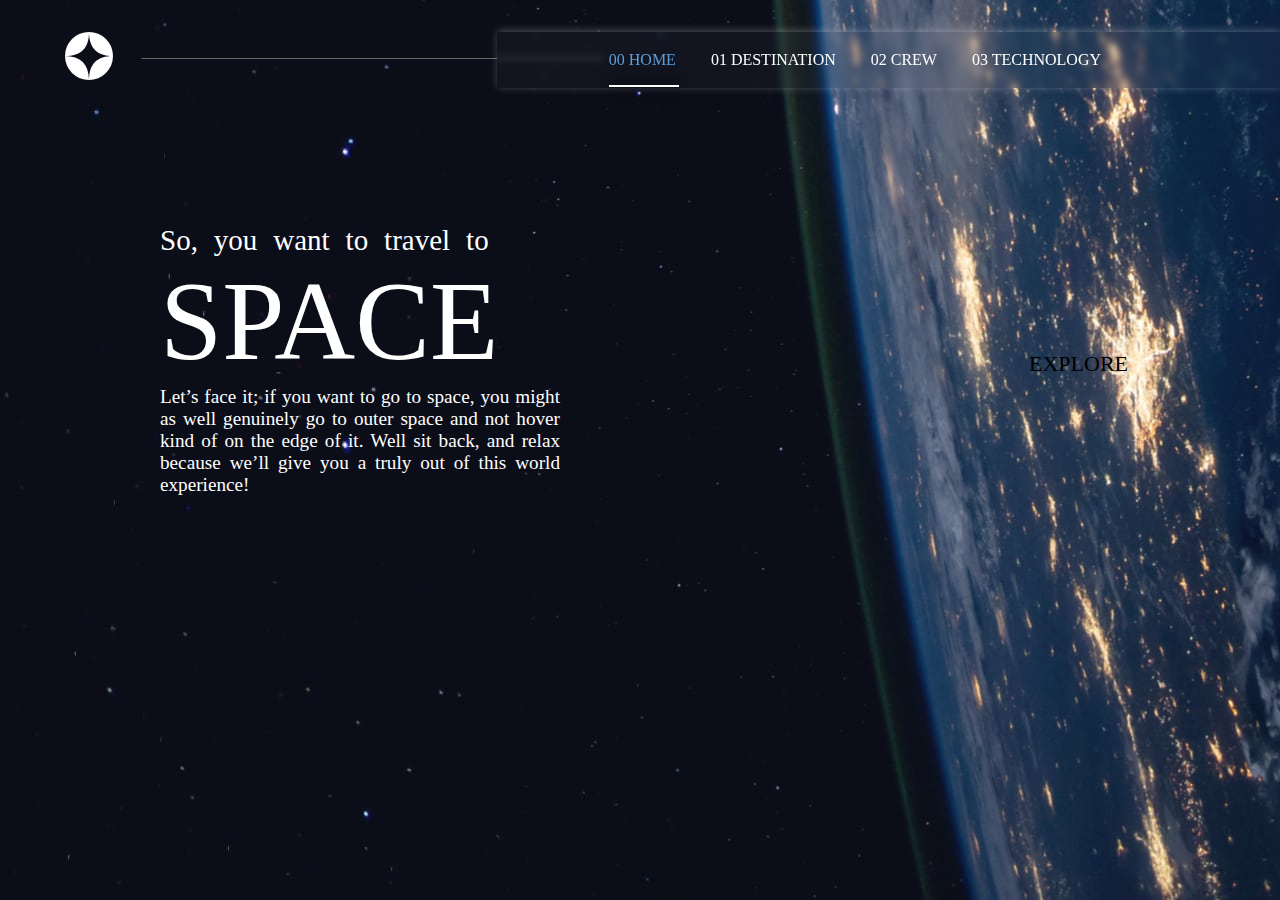
<file: starter-code/index.html>
<!DOCTYPE html>
<html lang="en">
  <head>
    <meta charset="UTF-8" />
    <meta name="viewport" content="width=device-width, initial-scale=1.0" />
    <link rel="stylesheet" href="assets\styles\style1.css" />
    <link
      rel="icon"
      type="image/png"
      sizes="32x32"
      href="./assets/favicon-32x32.png"
    />
    <title>Space tourism website</title>
  </head>
  <body>
    <header class="header">
      <nav class="nav">
        <div class="Icon">
          <img src="assets\shared\logo.svg" alt="logo" />
        </div>
        <div class="hr"><hr /></div>
        <ul> 
          <li  id="home"><a class="active" href="index.html">00 Home</a></li>
          <li id=" Destination"><a href="destination-moon.html">01 Destination</a></li>
          <li id="Crew"><a href="crew-engineer.html">02 Crew</a></li>
          <li id="Technology"><a href="technology-vehicle.html"> 03 Technology</a></li>
        </ul>
        <span class="burger"> <span></span><span></span><span></span></span>
      </nav>
    </header>
    <div class="the-contener">
      <article class="content">
        <p class="smallWords">So, you want to travel to</p>
        <p class="TheBigWord">Space</p>
        <p class="artical">
          Let’s face it; if you want to go to space, you might as well genuinely
          go to outer space and not hover kind of on the edge of it. Well sit
          back, and relax because we’ll give you a truly out of this world
          experience!
        </p>
      </article>
      <label class="btn">
        <input type="button" value="Explore" class="butn" />
      </label>
    </div>
    <script src="javascript/script1.js"></script>
  </body>
</html>
</file>
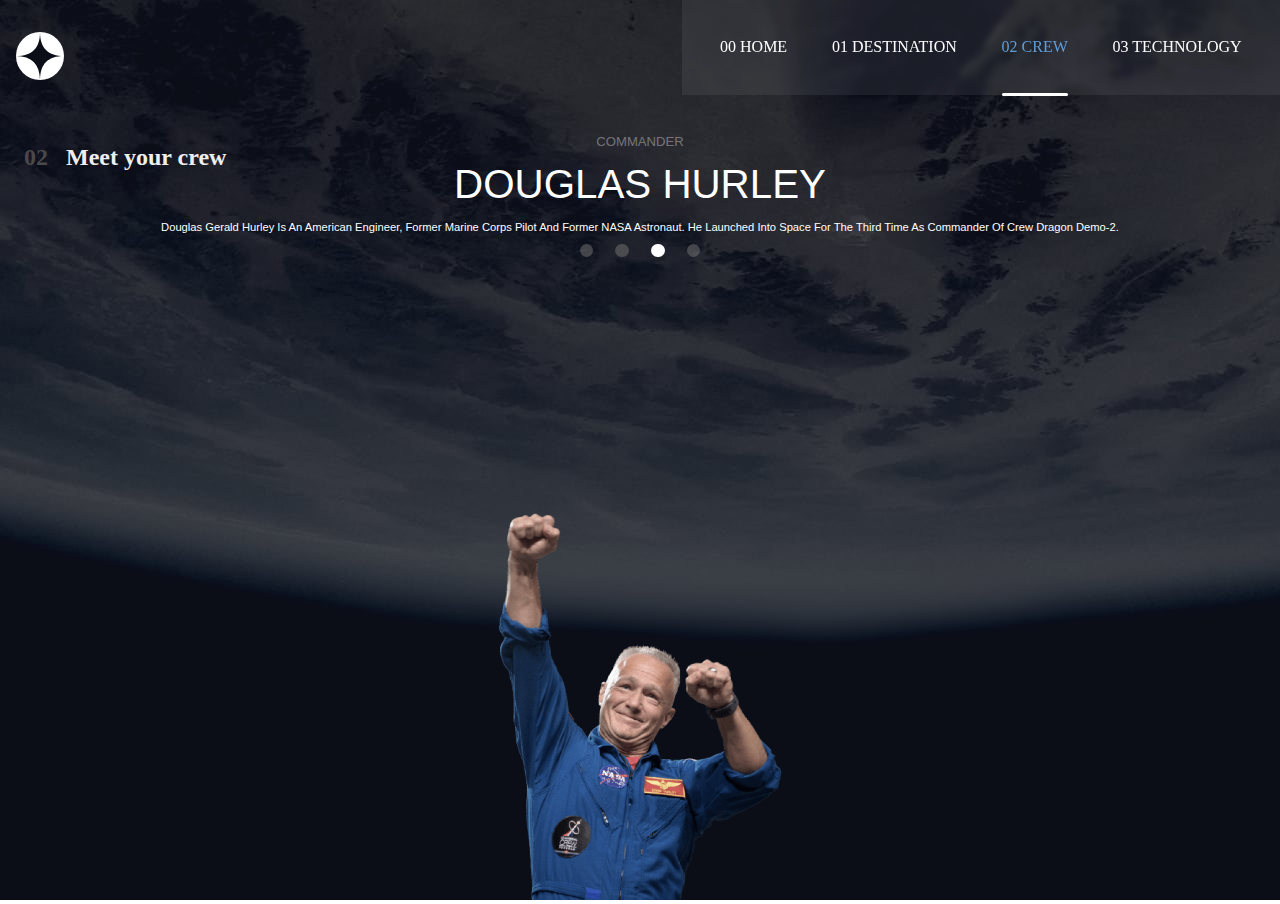
<file: starter-code/crew-commander.html>
<!DOCTYPE html>
<html lang="en">
<head>
  <meta charset="UTF-8">
  <meta name="viewport" content="width=device-width, initial-scale=1.0">

  <link rel="icon" type="image/png" sizes="32x32" href="./assets/favicon-32x32.png">
  <link rel="stylesheet" href="assets/styles/style22.css">
  <title>Frontend Mentor | Space tourism website</title>
</head>
<body>
  <header id="header">
    <nav id="Nav-bar">
      <div class="icon">
        <img src="assets\shared\logo.svg" alt="icon">
      </div>
      <div class="hr">
        <hr>
      </div>
      <ul id="Nav-ul">
        <li><a href="index.html">00 Home</a></li>
        <li><a href="destination-moon.html"> 01 Destination</a></li>
        <li class="active"><a class="active" href="crew-engineer.html"> 02 Crew</a></li>
        <li><a href="technology-vehicle.html">03 Technology</a></li>
      </ul>
      <span class="burger"><span></span><span></span><span></span></span>
    </nav>
    <h2 class="title"><span class="numb">02</span> Meet your crew</h2>
    <section id="section">
      <main class="main1">
        <h3 class="title1">Commander</h3>
        <h1 class="title2"> Douglas Hurley</h1>
        <p class="article">Douglas Gerald Hurley is an American engineer, former Marine Corps pilot 
          and former NASA astronaut. He launched into space for the third time as 
          commander of Crew Dragon Demo-2.</p>
        <div id="groupcircles">
          <div class="circle4"><a href="crew-pilot.html">4</a></div>
          <div class="circle3"><a href="crew-specialist.html">3</a></div>
          <div class="circle2"><a href="crew-commander.html">2</a></div>
          <div class="circle1"><a href="crew-engineer.html">1</a></div>
        </div>
      </main>

      <div class="img1">
        <img src="assets\styles\crew\image-douglas-hurley.png" alt="img">
      </div>
    </section>
  </header>
  <script src="javascript/script-en1.js"></script>


  <!-- 00 Home
  01 Destination
  02 Crew
  03 Technology

  02 Meet your crew

  Commander
  Douglas Hurley

  Douglas Gerald Hurley is an American engineer, former Marine Corps pilot 
  and former NASA astronaut. He launched into space for the third time as 
  commander of Crew Dragon Demo-2. -->
</body>
</html>
</file>
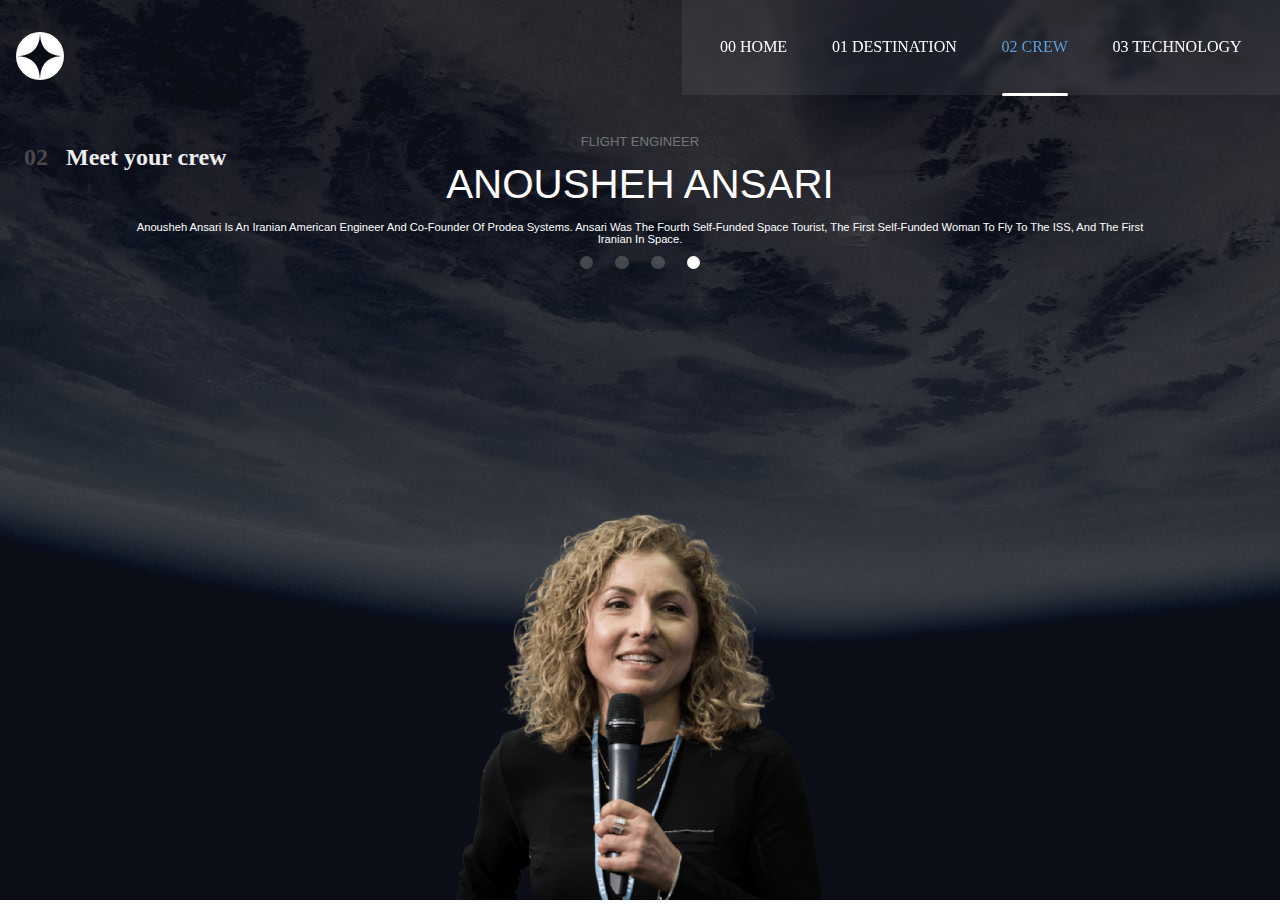
<file: starter-code/crew-engineer.html>
<!DOCTYPE html>
<html lang="en">

<head>
  <meta charset="UTF-8">
  <meta name="viewport" content="width=device-width, initial-scale=1.0">
  <link rel="icon" type="image/png" sizes="32x32" href="./assets/favicon-32x32.png">
  <link rel="stylesheet" href="assets/styles/styleEn1.css">
  <title>Space tourism website</title>
</head>
<body>
  <header id="header">
    <nav id="Nav-bar">
      <div class="icon">
        <img src="assets\shared\logo.svg" alt="icon">
      </div>
      <div class="hr">
        <hr>
      </div>
      <ul id="Nav-ul">
        <li><a href="index.html">00 Home</a></li>
        <li><a href="destination-moon.html"> 01 Destination</a></li>
        <li class="active"><a class="active" href="crew-engineer.html"> 02 Crew</a></li>
        <li><a href="technology-vehicle.html">03 Technology</a></li>
      </ul>
      <span class="burger"><span></span><span></span><span></span></span>
    </nav>
    <h2 class="title"><span class="numb">02</span> Meet your crew</h2>
    <section id="section">
      <main class="main1">
        <h3 class="title1"> Flight Engineer</h3>
        <h1 class="title2">Anousheh Ansari</h1>
        <p class="article">Anousheh Ansari is an Iranian American engineer and co-founder of Prodea Systems.
          Ansari was the fourth self-funded space tourist, the first self-funded woman to
          fly to the ISS, and the first Iranian in space.</p>
        <div id="groupcircles">
          <div class="circle4"><a href="crew-pilot.html">4</a></div>
          <div class="circle3"><a href="crew-specialist.html">3</a></div>
          <div class="circle2"><a href="crew-commander.html">2</a></div>
          <div class="circle1"><a href="crew-engineer.html">1</a></div>
        </div>
      </main>

      <div class="img1">
        <img src="assets\styles\crew\image-anousheh-ansari.png" alt="img">
      </div>
    </section>
  </header>
  <script src="javascript/script-en1.js"></script>











  <!-- 
  00 Home
  01 Destination
  02 Crew
  03 Technology

  02 Meet your crew

  Flight Engineer
  Anousheh Ansari

  Anousheh Ansari is an Iranian American engineer and co-founder of Prodea Systems. 
  Ansari was the fourth self-funded space tourist, the first self-funded woman to 
  fly to the ISS, and the first Iranian in space.    -->
</body>

</html>
</file>
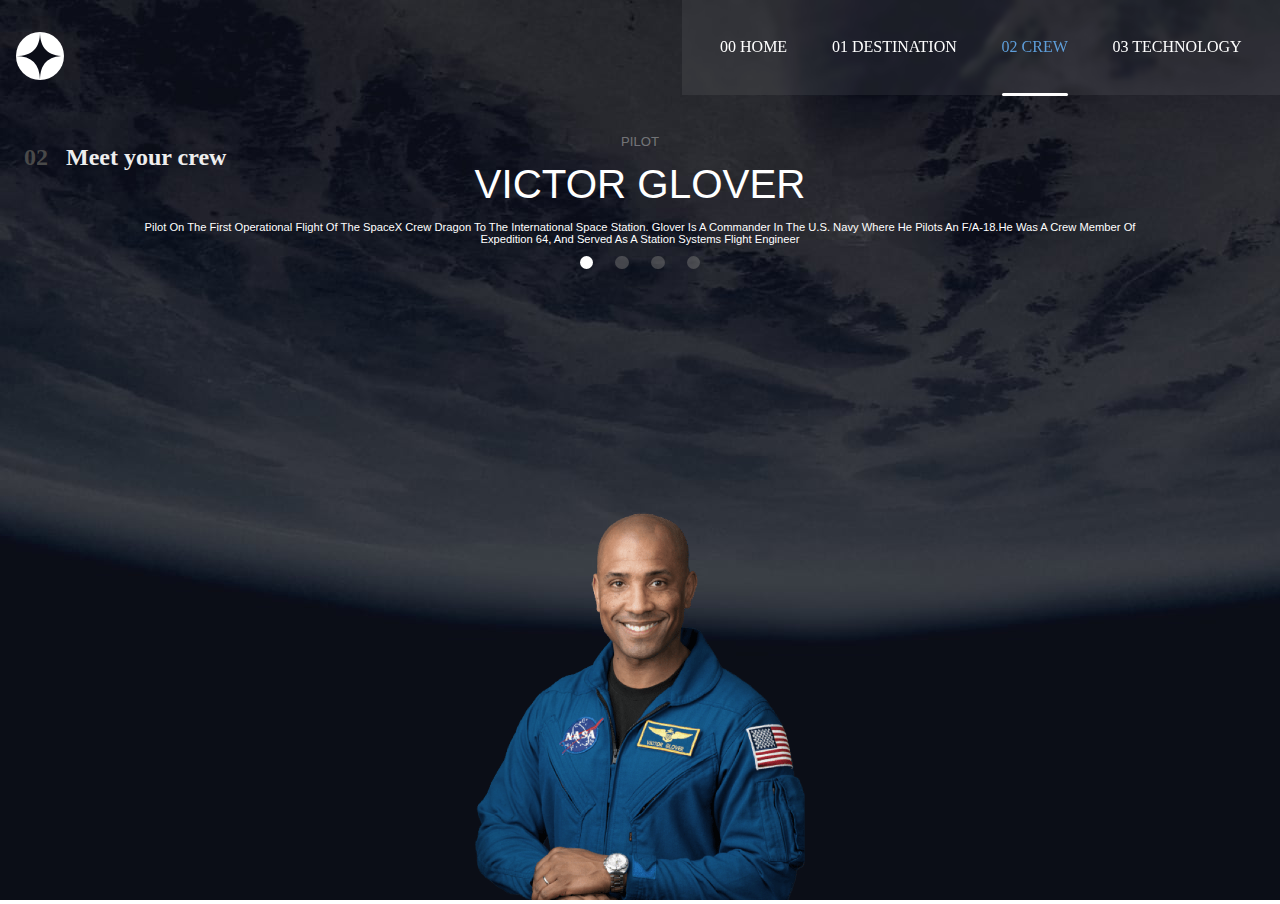
<file: starter-code/crew-pilot.html>
<!DOCTYPE html>
<html lang="en">
<head>
  <meta charset="UTF-8">
  <meta name="viewport" content="width=device-width, initial-scale=1.0">

  <link rel="icon" type="image/png" sizes="32x32" href="./assets/favicon-32x32.png">
  <link rel="stylesheet" href="assets/styles/style24.css">
  <title>Frontend Mentor | Space tourism website</title>
</head>
<body>
  <header id="header">
    <nav id="Nav-bar">
      <div class="icon">
        <img src="assets\shared\logo.svg" alt="icon">
      </div>
      <div class="hr">
        <hr>
      </div>
      <ul id="Nav-ul">
        <li><a href="index.html">00 Home</a></li>
        <li><a href="destination-moon.html"> 01 Destination</a></li>
        <li class="active"><a class="active" href="crew-engineer.html"> 02 Crew</a></li>
        <li><a href="technology-vehicle.html">03 Technology</a></li>
      </ul>
      <span class="burger"><span></span><span></span><span></span></span>
    </nav>
    <h2 class="title"><span class="numb">02</span> Meet your crew</h2>
    <section id="section">
      <main class="main1">
        <h3 class="title1">Pilot</h3>
        <h1 class="title2">Victor Glover</h1>
        <p class="article"> Pilot on the first operational flight of the SpaceX Crew Dragon to the 
          International Space Station. Glover is a commander in the U.S. Navy where 
          he pilots an F/A-18.He was a crew member of Expedition 64, and served as a 
          station systems flight engineer</p>
        <div id="groupcircles">
          <div class="circle4"><a href="crew-pilot.html">4</a></div>
          <div class="circle3"><a href="crew-specialist.html">3</a></div>
          <div class="circle2"><a href="crew-commander.html">2</a></div>
          <div class="circle1"><a href="crew-engineer.html">1</a></div>
        </div>
      </main>

      <div class="img1">
        <img src="assets\styles\crew\image-victor-glover.png" alt="img">
      </div>
    </section>
  </header>
  <script src="javascript/script-en1.js"></script>

<!-- 
  00 Home
  01 Destination
  02 Crew
  03 Technology

  02 Meet your crew

  Pilot
  Victor Glover

  Pilot on the first operational flight of the SpaceX Crew Dragon to the 
  International Space Station. Glover is a commander in the U.S. Navy where 
  he pilots an F/A-18.He was a crew member of Expedition 64, and served as a 
  station systems flight engineer.  -->
</body>
</html>
</file>
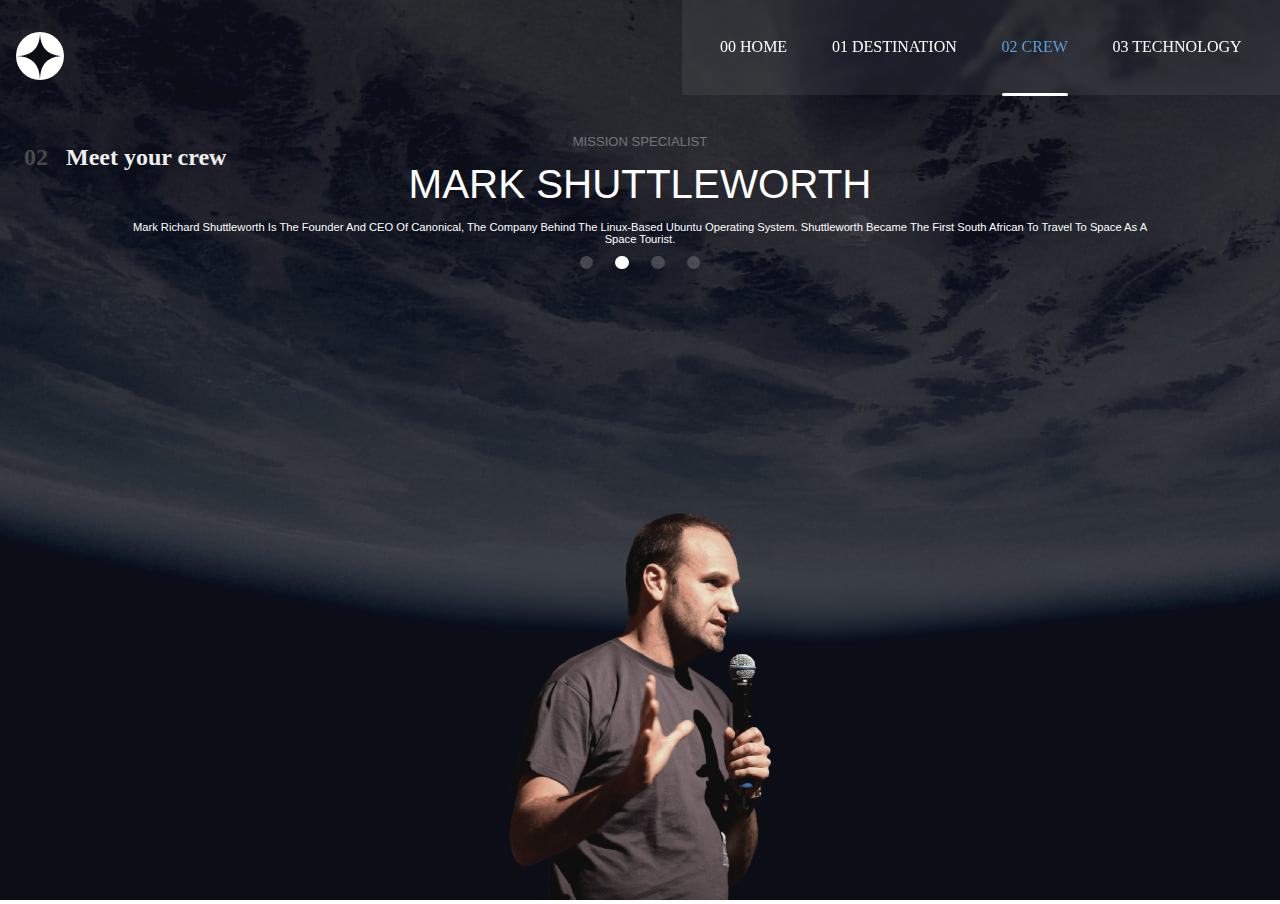
<file: starter-code/crew-specialist.html>
<!DOCTYPE html>
<html lang="en">

<head>
  <meta charset="UTF-8">
  <meta name="viewport" content="width=device-width, initial-scale=1.0">

  <link rel="icon" type="image/png" sizes="32x32" href="./assets/favicon-32x32.png">
  <link rel="stylesheet" href="assets/styles/style23.css">
  <title>Frontend Mentor | Space tourism website</title>
</head>

<body>
  <header id="header">
    <nav id="Nav-bar">
      <div class="icon">
        <img src="assets\shared\logo.svg" alt="icon">
      </div>
      <div class="hr">
        <hr>
      </div>
      <ul id="Nav-ul">
        <li><a href="index.html">00 Home</a></li>
        <li><a href="destination-moon.html"> 01 Destination</a></li>
        <li class="active"><a class="active" href="crew-engineer.html"> 02 Crew</a></li>
        <li><a href="technology-vehicle.html">03 Technology</a></li>
      </ul>
      <span class="burger"><span></span><span></span><span></span></span>
    </nav>
    <h2 class="title"><span class="numb">02</span> Meet your crew</h2>
    <section id="section">
      <main class="main1">
        <h3 class="title1">Mission Specialist</h3>
        <h1 class="title2">Mark Shuttleworth</h1>
        <p class="article">Mark Richard Shuttleworth is the founder and CEO of Canonical, the company behind
          the Linux-based Ubuntu operating system. Shuttleworth became the first South
          African to travel to space as a space tourist.</p>
        <div id="groupcircles">
          <div class="circle4"><a href="crew-pilot.html">4</a></div>
          <div class="circle3"><a href="crew-specialist.html">3</a></div>
          <div class="circle2"><a href="crew-commander.html">2</a></div>
          <div class="circle1"><a href="crew-engineer.html">1</a></div>
        </div>
      </main>

      <div class="img1">
        <img src="assets\styles\crew\image-mark-shuttleworth.png" alt="img">
      </div>
    </section>
  </header>
  <script src="javascript/script-en1.js"></script>


  <!-- 00 Home
  01 Destination
  02 Crew
  03 Technology

  02 Meet your crew

  Mission Specialist
  Mark Shuttleworth

  Mark Richard Shuttleworth is the founder and CEO of Canonical, the company behind 
  the Linux-based Ubuntu operating system. Shuttleworth became the first South 
  African to travel to space as a space tourist. -->
</body>

</html>
</file>
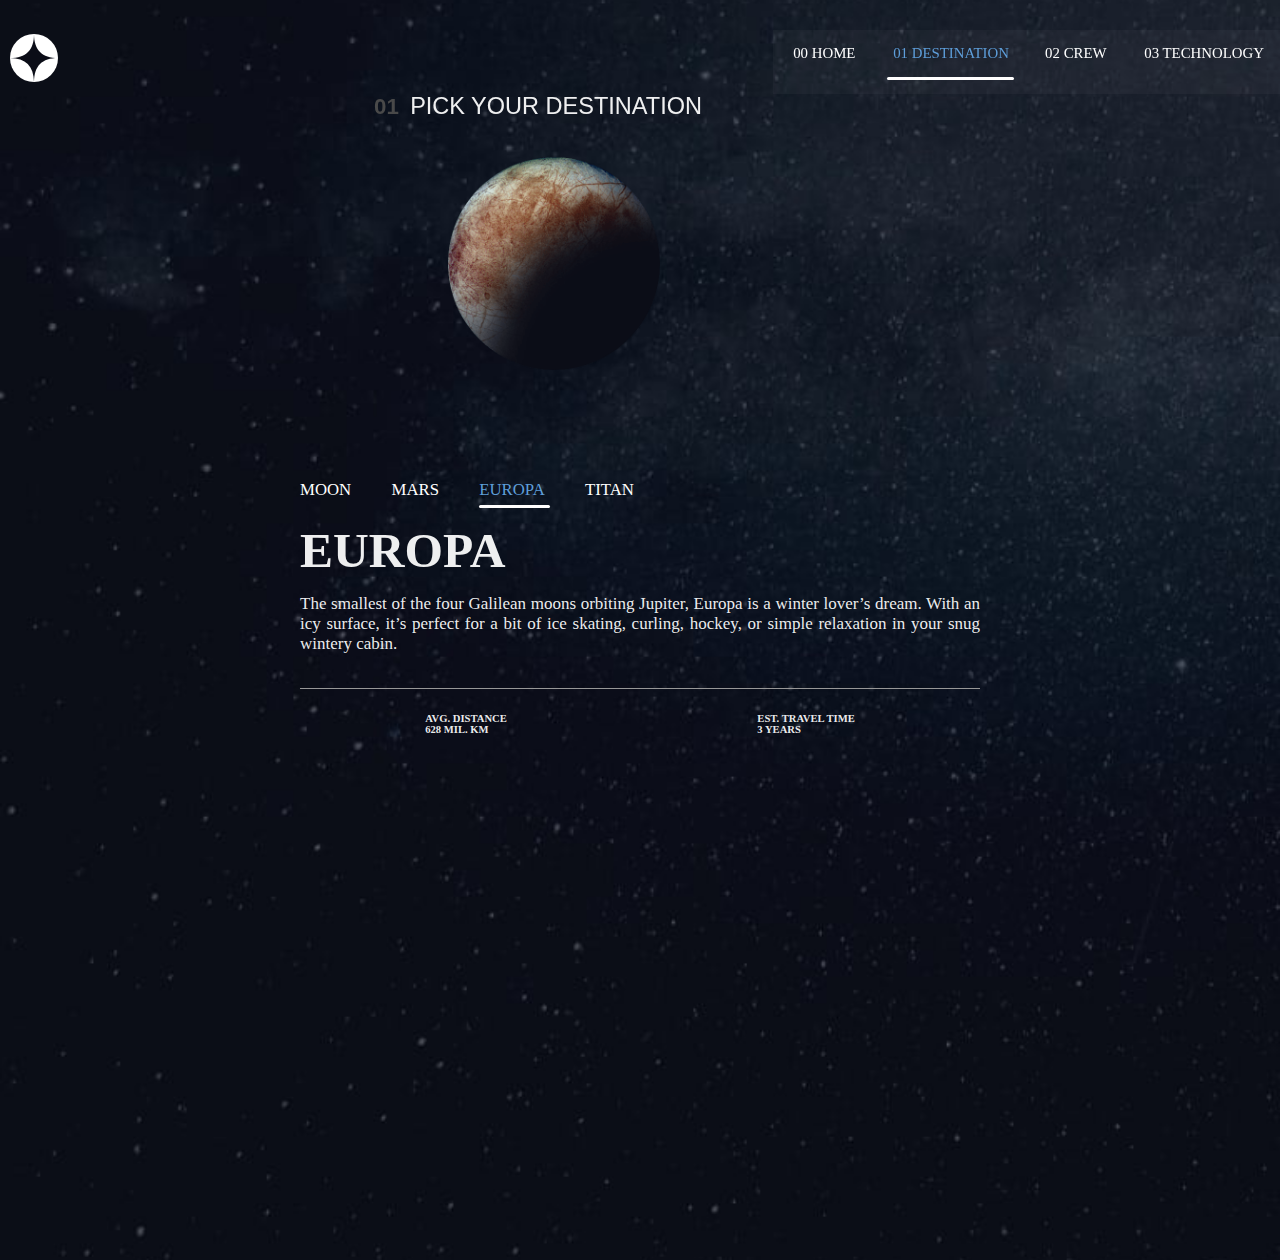
<file: starter-code/destination-europa.html>
<!DOCTYPE html>
<html lang="en">
<head>
  <meta charset="UTF-8">
  <meta name="viewport" content="width=device-width, initial-scale=1.0">

  <link rel="icon" type="image/png" sizes="32x32" href="./assets/favicon-32x32.png">
  <link rel="stylesheet" href="assets/styles/style4.css">
  <title>Frontend Mentor | Space tourism website</title>
</head>
<body>

  <header class="header">
    <nav class="nav-bar">
      <div class="icon">
        <img src="assets\shared\logo.svg" alt="icon">
      </div>
      <div class="hr">
        <hr>
      </div>
      <ul id="nav-list">
        <li><a href="index.html">00 Home</a></li>
        <li><a class="active"  href="destination-moon.html">01 Destination</a></li>
        <li><a href="crew-engineer.html">02 Crew</a></li>
        <li><a href="technology-vehicle.html">03 Technology</a></li>
      </ul>
      <span class="burger"> <span></span><span></span><span></span></span>
    </nav>
    <section id="All">
      <main id="planet">
        <h2 class="title"><span class="numb">01</span>Pick your destination</h2>
        <div class="moon">
          <img src="assets\styles\destination\image-europa.png" alt="mars">
        </div>
      </main> 
      <main id="descrption">
          <ul id="nav-list2">
            <li><a " href="destination-moon.html">Moon</a></li>
            <li><a href="destination-mars.html">Mars</a></li>
            <li><a class="active" href="destination-europa.html">Europa</a></li>
            <li><a href="destination-titan.html">Titan</a></li>
          </ul>
        <h2 class="destination-title">Europa</h2>
        <aticle id="words1">
          <p class="words">The smallest of the four Galilean moons orbiting Jupiter, Europa is a 
            winter lover’s dream. With an icy surface, it’s perfect for a bit of 
            ice skating, curling, hockey, or simple relaxation in your snug 
            wintery cabin.</p>
        </aticle>
        <div id="info">
          <div class="first-info">
            <h6 class="one">Avg. distance</h6>
            <h2 class="two">628 mil. km</h2>
          </div>
          <div class="second-info">
            <h6 class="one">Est. travel time</h6>
            <h2 class="two">3 years</h2>
          </div>
        </div>
      </main>
    </section>
  </header>
  <script src="javascript/script2.js"></script>
  <!-- 00 Home
  01 Destination
  02 Crew
  03 Technology

  01 Pick your destination

  Moon
  Mars
  Europa
  Titan

  Europa

  The smallest of the four Galilean moons orbiting Jupiter, Europa is a 
  winter lover’s dream. With an icy surface, it’s perfect for a bit of 
  ice skating, curling, hockey, or simple relaxation in your snug 
  wintery cabin.

  Avg. distance
  628 mil. km

  Est. travel time
  3 years -->
</body>
</html>
</file>
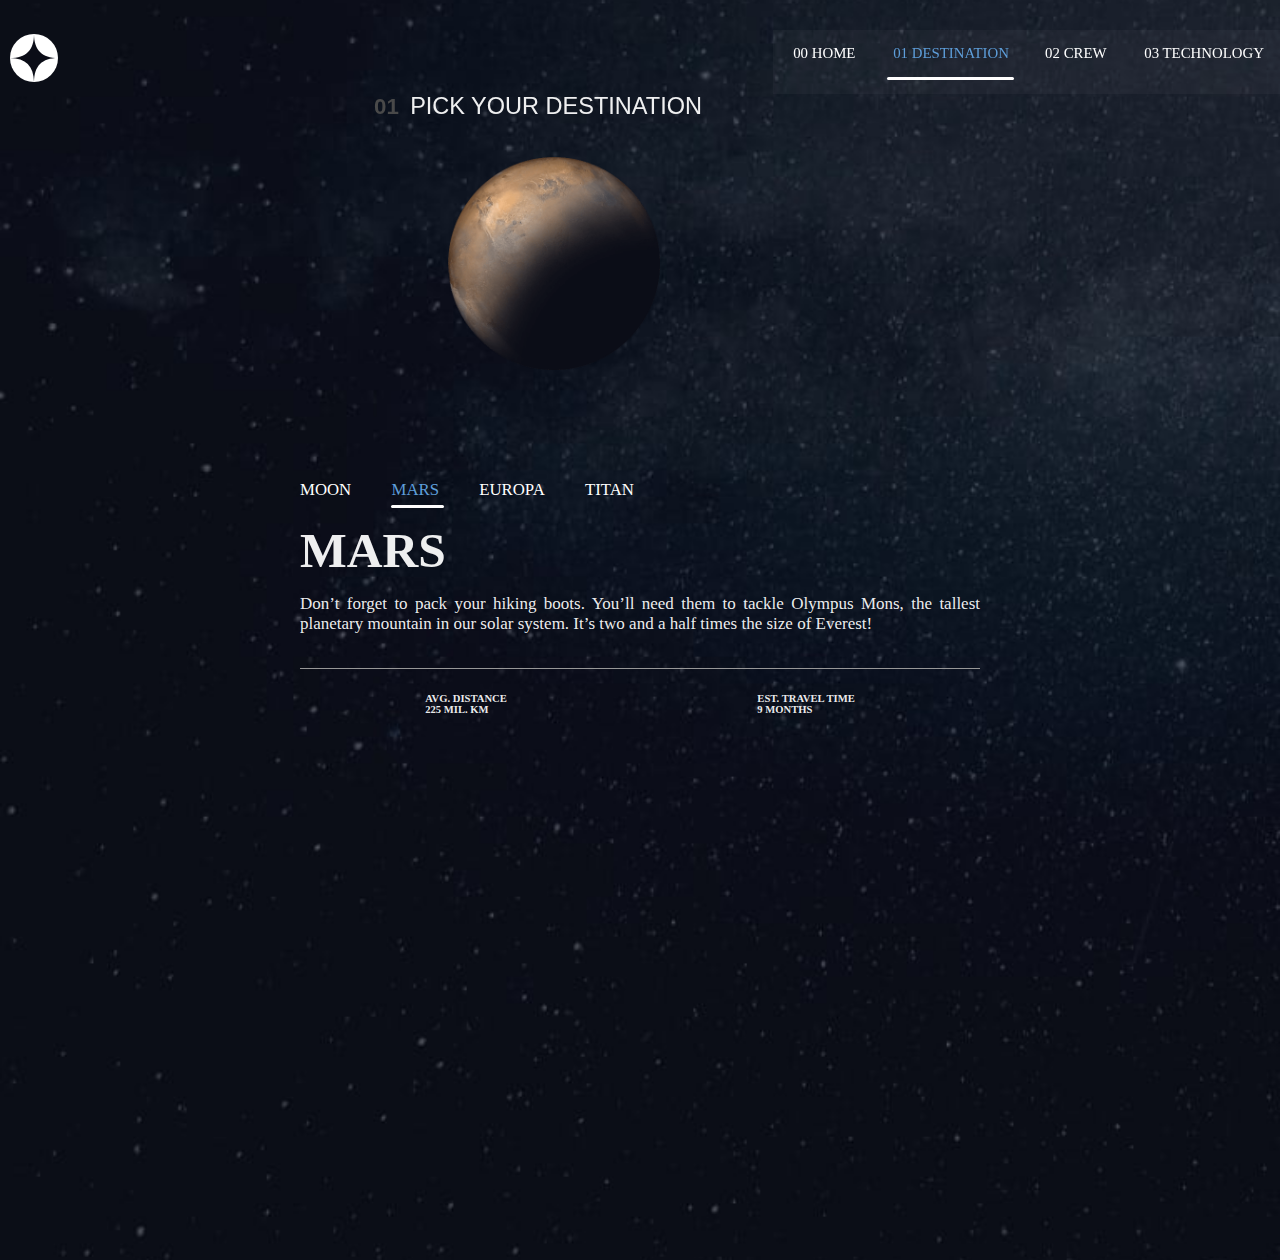
<file: starter-code/destination-mars.html>
<!DOCTYPE html>
<html lang="en">
<head>
  <meta charset="UTF-8">
  <meta name="viewport" content="width=device-width, initial-scale=1.0">

  <link rel="icon" type="image/png" sizes="32x32" href="./assets/favicon-32x32.png">
  <link rel="stylesheet" href="assets/styles\style3.css">
  <title>Frontend Mentor | Space tourism website</title>
</head>
<body>
  <header class="header">
    <nav class="nav-bar">
      <div class="icon">
        <img src="assets\shared\logo.svg" alt="icon">
      </div>
      <div class="hr">
        <hr>
      </div>
      <ul id="nav-list">
        <li><a href="index.html">00 Home</a></li>
        <li><a class="active"  href="destination-moon.html">01 Destination</a></li>
        <li><a href="crew-engineer.html">02 Crew</a></li>
        <li><a href="technology-vehicle.html">03 Technology</a></li>
      </ul>
      <span class="burger"> <span></span><span></span><span></span></span>
    </nav>
    <section id="All">
      <main id="planet">
        <h2 class="title"><span class="numb">01</span>Pick your destination</h2>
        <div class="moon">
          <img src="assets\styles\destination\image-mars.png" alt="mars">
        </div>
      </main> 
      <main id="descrption">
          <ul id="nav-list2">
            <li><a  href="destination-moon.html">Moon</a></li>
            <li><a class="active" href="destination-mars.html">Mars</a></li>
            <li><a href="destination-europa.html">Europa</a></li>
            <li><a href="destination-titan.html">Titan</a></li>
          </ul>
        <h2 class="destination-title">Mars</h2>
        <aticle id="words1">
          <p class="words"> Don’t forget to pack your hiking boots. You’ll need them to tackle Olympus Mons, 
            the tallest planetary mountain in our solar system. It’s two and a half times 
            the size of Everest!</p>
        </aticle>
        <div id="info">
          <div class="first-info">
            <h6 class="one">Avg. distance</h6>
            <h2 class="two">225 mil. km</h2>
          </div>
          <div class="second-info">
            <h6 class="one">Est. travel time</h6>
            <h2 class="two">9 months </h2>
          </div>
        </div>
      </main>
    </section>
  </header>
  <script src="javascript/script2.js"></script>
<!-- 
  00 Home
  01 Destination
  02 Crew
  03 Technology

  01 Pick your destination

  Moon
  Mars
  Europa
  Titan

  Mars

  Don’t forget to pack your hiking boots. You’ll need them to tackle Olympus Mons, 
  the tallest planetary mountain in our solar system. It’s two and a half times 
  the size of Everest!

  Avg. distance
  225 mil. km

  Est. travel time
  9 months -->
</body>
</html>
</file>
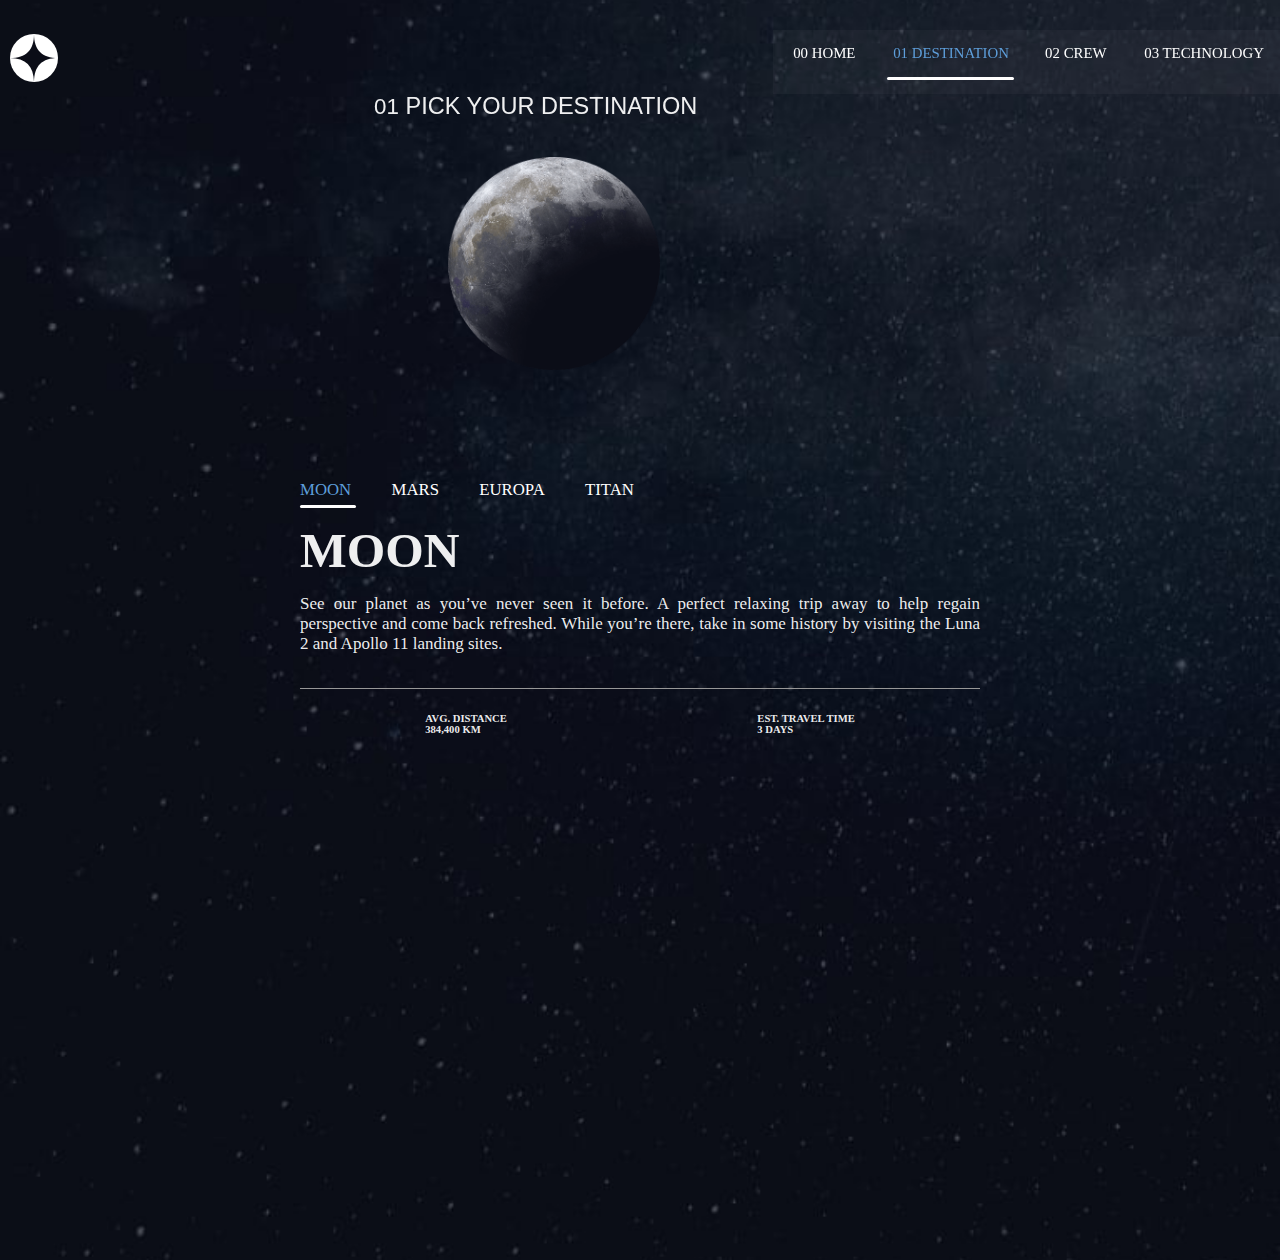
<file: starter-code/destination-moon.html>
<!DOCTYPE html>
<html lang="en">

<head>
  <meta charset="UTF-8">
  <meta name="viewport" content="width=device-width, initial-scale=1.0">
  <link rel="stylesheet" href="assets/styles/style2.css">
  <link rel="icon" type="image/png" sizes="32x32" href="./assets/favicon-32x32.png">

  <title>Frontend Mentor | Space tourism website</title>
</head>

<body>
  <header class="header">
    <nav class="nav-bar">
      <div class="icon">
        <img src="assets\shared\logo.svg" alt="icon">
      </div>
      <div class="hr">
        <hr>
      </div>
      <ul id="nav-list">
        <li><a href="index.html">00 Home</a></li>
        <li><a class="active" href="destination-moon.html"">01 Destination</a></li>
        <li><a href="crew-engineer.html">02 Crew</a></li>
        <li><a href="technology-vehicle.html">03 Technology</a></li>
      </ul>
      <span class="burger"> <span></span><span></span><span></span></span>
    </nav>
    <section id="All">
      <main id="planet">
        <h2 class="title"> <span class="numb">01</span> Pick your destination</h2>
        <div class="moon">
          <img src="assets\styles\destination\image-moon.png" alt="moon">
        </div>
      </main> 
      <main id="descrption">
          <ul id="nav-list2">
            <li><a class="active" href="#">Moon</a></li>
            <li><a href="destination-mars.html">Mars</a></li>
            <li><a href="destination-europa.html">Europa</a></li>
            <li><a href="destination-titan.html">Titan</a></li>
          </ul>
        <h2 class="destination-title">Moon</h2>
        <aticle id="words1">
          <p class="words"> See our planet as you’ve never seen it before. A perfect relaxing trip away to help
            regain perspective and come back refreshed. While you’re there, take in some history
            by visiting the Luna 2 and Apollo 11 landing sites.</p>
        </aticle>
        <div id="info">
          <div class="first-info">
            <h6 class="one">Avg. distance</h6>
            <h2 class="two">384,400 km</h2>
          </div>
          <div class="second-info">
            <h6 class="one">Est. travel time</h6>
            <h2 class="two">3 days</h2>
          </div>
        </div>
      </main>
    </section>
  </header>
  <script src="javascript/script2.js"></script>





  <!-- 00 Home
  01 Destination
  02 Crew
  03 Technology

  01 Pick your destination

  Moon
  Mars
  Europa
  Titan

  Moon

  See our planet as you’ve never seen it before. A perfect relaxing trip away to help 
  regain perspective and come back refreshed. While you’re there, take in some history 
  by visiting the Luna 2 and Apollo 11 landing sites.

  Avg. distance
  384,400 km

  Est. travel time
  3 days -->
</body>

</html>
</file>
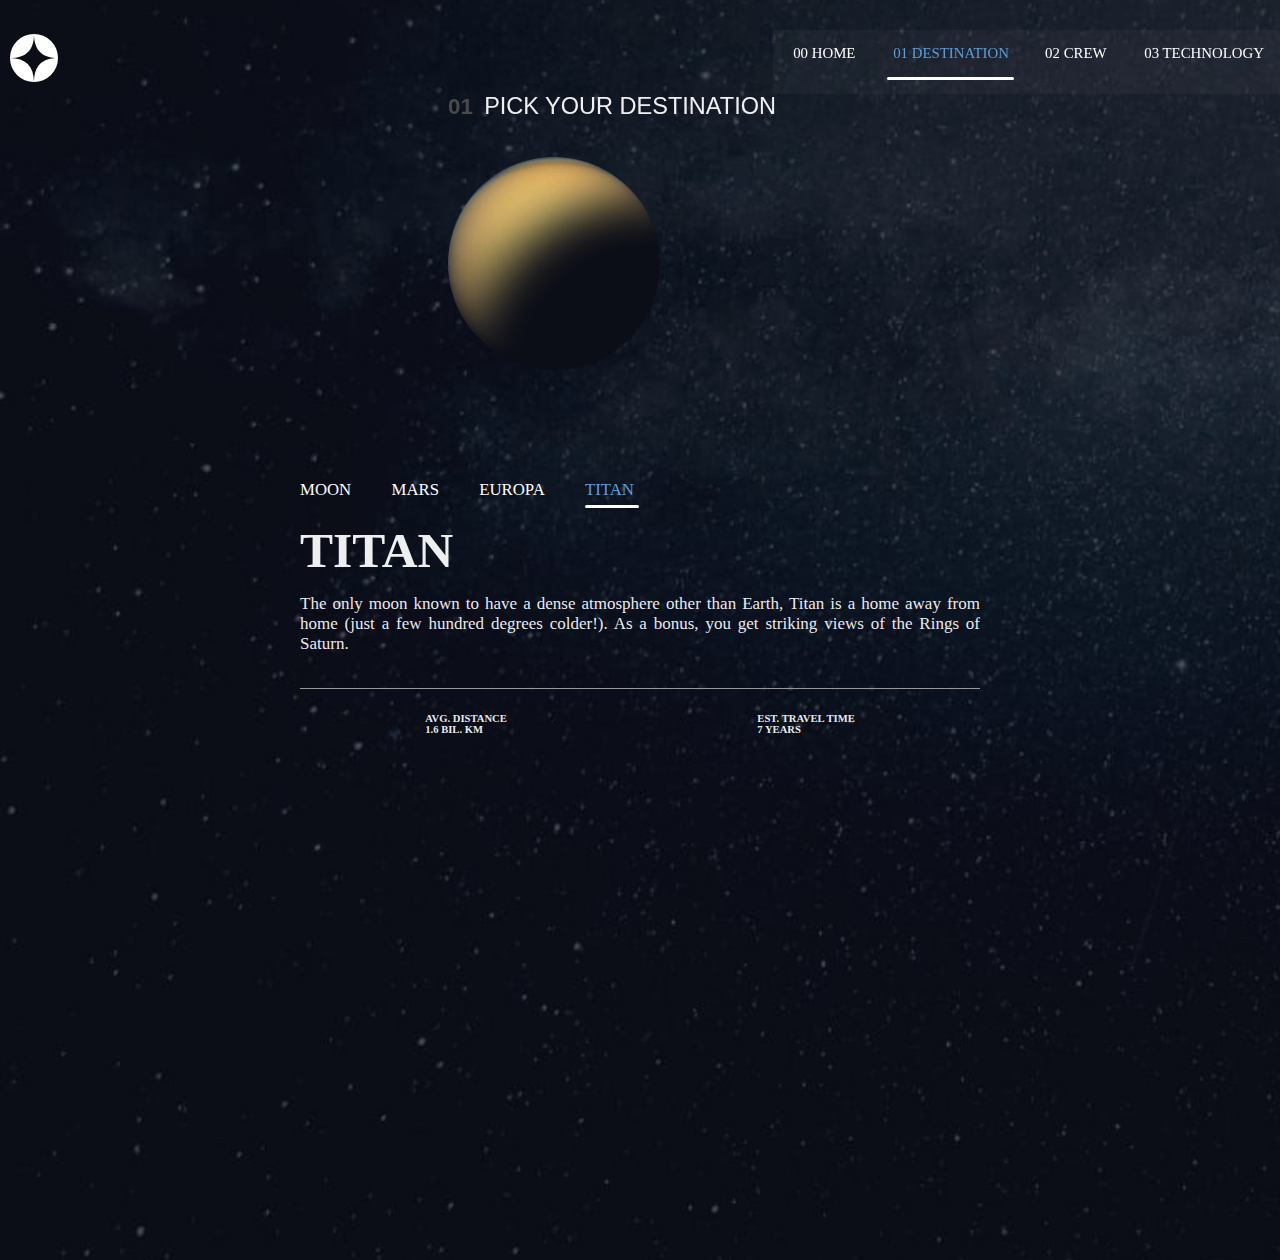
<file: starter-code/destination-titan.html>
<!DOCTYPE html>
<html lang="en">
<head>
  <meta charset="UTF-8">
  <meta name="viewport" content="width=device-width, initial-scale=1.0">

  <link rel="icon" type="image/png" sizes="32x32" href="./assets/favicon-32x32.png">
  <link rel="stylesheet" href="assets/styles/style5.css">
  <title>Frontend Mentor | Space tourism website</title>
</head>
<body>
  <header class="header">
    <nav class="nav-bar">
      <div class="icon">
        <img src="assets\shared\logo.svg" alt="icon">
      </div>
      <div class="hr">
        <hr>
      </div>
      <ul id="nav-list">
        <li><a href="index.html">00 Home</a></li>
        <li><a class="active"  href="destination-moon.html">01 Destination</a></li>
        <li><a href="crew-engineer.html">02 Crew</a></li>
        <li><a href="technology-vehicle.html">03 Technology</a></li>
      </ul>
      <span class="burger"> <span></span><span></span><span></span></span>
    </nav>
    <section id="All">
      <main id="planet">
        <h2 class="title"><span class="numb">01</span>Pick your destination</h2>
        <div class="moon">
          <img src="assets\styles\destination\image-titan.png" alt="mars">
        </div>
      </main> 
      <main id="descrption">
          <ul id="nav-list2">
            <li><a " href="destination-moon.html">Moon</a></li>
            <li><a  href="destination-mars.html">Mars</a></li>
            <li><a href="destination-europa.html">Europa</a></li>
            <li><a class="active" href="destination-titan.html">Titan</a></li>
          </ul>
        <h2 class="destination-title"> Titan</h2>
        <aticle id="words1">
          <p class="words"> The only moon known to have a dense atmosphere other than Earth, Titan 
            is a home away from home (just a few hundred degrees colder!). As a 
            bonus, you get striking views of the Rings of Saturn.</p>
        </aticle>
        <div id="info">
          <div class="first-info">
            <h6 class="one">Avg. distance</h6>
            <h2 class="two"> 1.6 bil. km</h2>
          </div>
          <div class="second-info">
            <h6 class="one">Est. travel time</h6>
            <h2 class="two"> 7 years  </h2>
          </div>
        </div>
      </main>
    </section>
  </header>
  <script src="javascript/script2.js"></script>
  <!-- 00 Home
  01 Destination
  02 Crew
  03 Technology

  01 Pick your destination

  Moon
  Mars
  Europa
  Titan

  Titan

  The only moon known to have a dense atmosphere other than Earth, Titan 
  is a home away from home (just a few hundred degrees colder!). As a 
  bonus, you get striking views of the Rings of Saturn.

  Avg. distance
  1.6 bil. km

  Est. travel time
  7 years -->
</body>
</html>
</file>
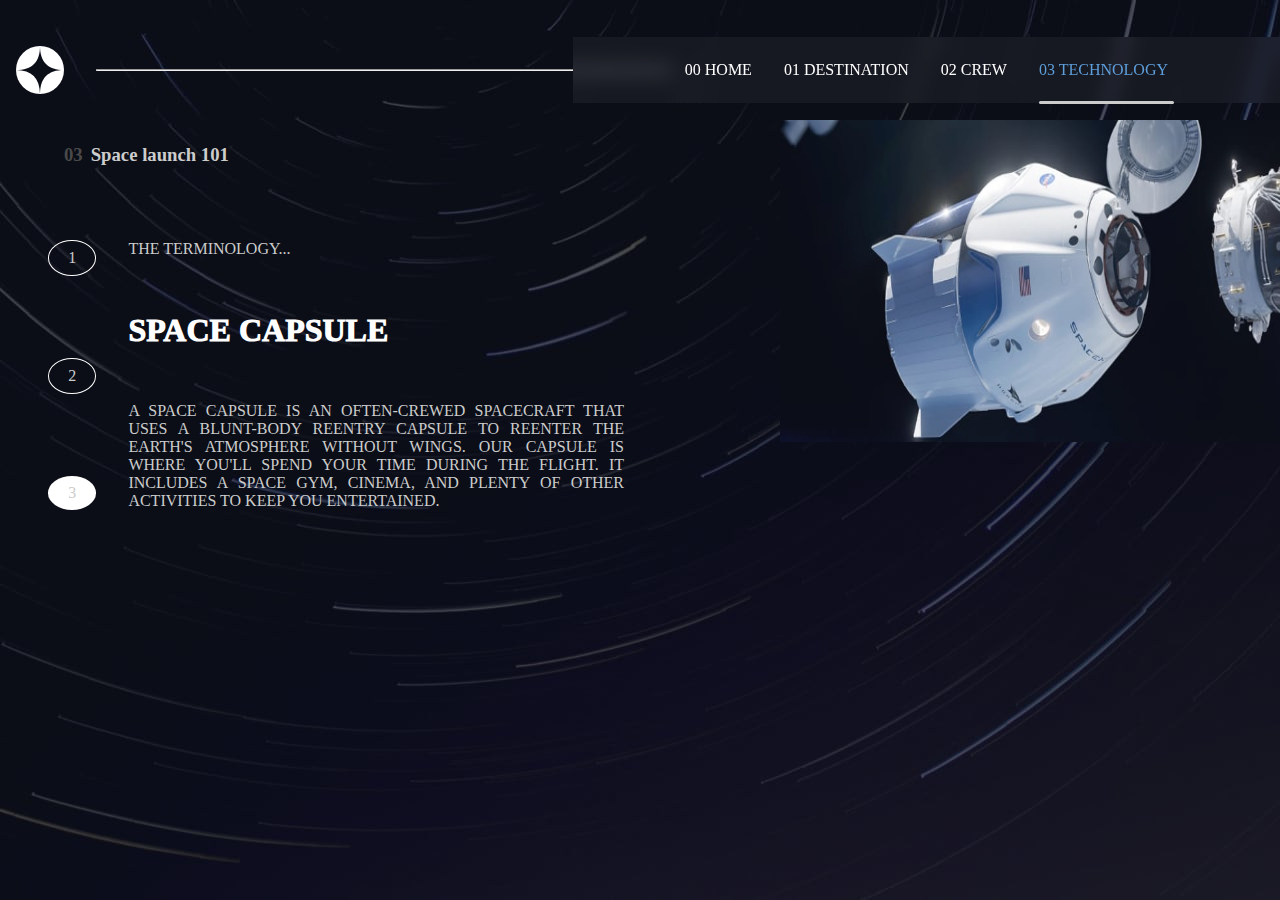
<file: starter-code/technology-capsule.html>
<!DOCTYPE html>
<html lang="en">

<head>
  <meta charset="UTF-8">
  <meta name="viewport" content="width=device-width, initial-scale=1.0">

  <link rel="icon" type="image/png" sizes="32x32" href="./assets/favicon-32x32.png">
<link rel="stylesheet" href="assets\styles\style-tech2.css">
  <title>Frontend Mentor | Space tourism website</title>
</head>

<body>

  <header id="header">
    <nav id="nav-bar">
      <div id="icon"> <img src="assets\shared\logo.svg" alt="logo" /></div>
      <div id="hr">
        <hr>
      </div>
      <ul id="nav-ul">
        <li><a href="index.html">00 Home</a></li>
        <li><a href="destination-moon.html">01 Destination</a></li>
        <li><a href="crew-engineer.html">02 Crew</a></li>
        <li class="active"><a href="technology-vehicle.html">03 Technology</a>
        </li>
      </ul>
      <span class="burger"><span></span><span></span><span></span></span>
    </nav>
    <h3 class="title"><span class="num-title">03</span>Space launch 101</h3>
    <main id="main">

      <section class="description">
        <div class="tech-numbers">
          <div class="numb-1"> <a href="technology-vehicle.html">1</a></div>
          <div class="numb-2"><a href="technology-spaceport.html">2</a></div>
          <div class="numb-3"><a href="technology-capsule.html">3</a></div>
        </div>
        <div class="infor">
          <h4 class="small">The terminology...</h4>
          <h2 class="tech-name">Space capsule</h2>
          <p class="more-info">A space capsule is an often-crewed spacecraft that uses a blunt-body reentry 
            capsule to reenter the Earth's atmosphere without wings. Our capsule is where 
            you'll spend your time during the flight. It includes a space gym, cinema, 
            and plenty of other activities to keep you entertained.</p>
        </div>
      </section>
      <section id="the-img"><img
          src="assets/styles/technology/image-space-capsule-landscape.jpg"
          alt="tech3"></section>
    </main>
  </header>
  <script src="javascript/script3.js"></script>


  <!-- 00 Home
  01 Destination
  02 Crew
  03 Technology

  03 Space launch 101

  1
  2
  3

  The terminology...
  Space capsule

  A space capsule is an often-crewed spacecraft that uses a blunt-body reentry 
  capsule to reenter the Earth's atmosphere without wings. Our capsule is where 
  you'll spend your time during the flight. It includes a space gym, cinema, 
  and plenty of other activities to keep you entertained. -->
</body>

</html>
</file>
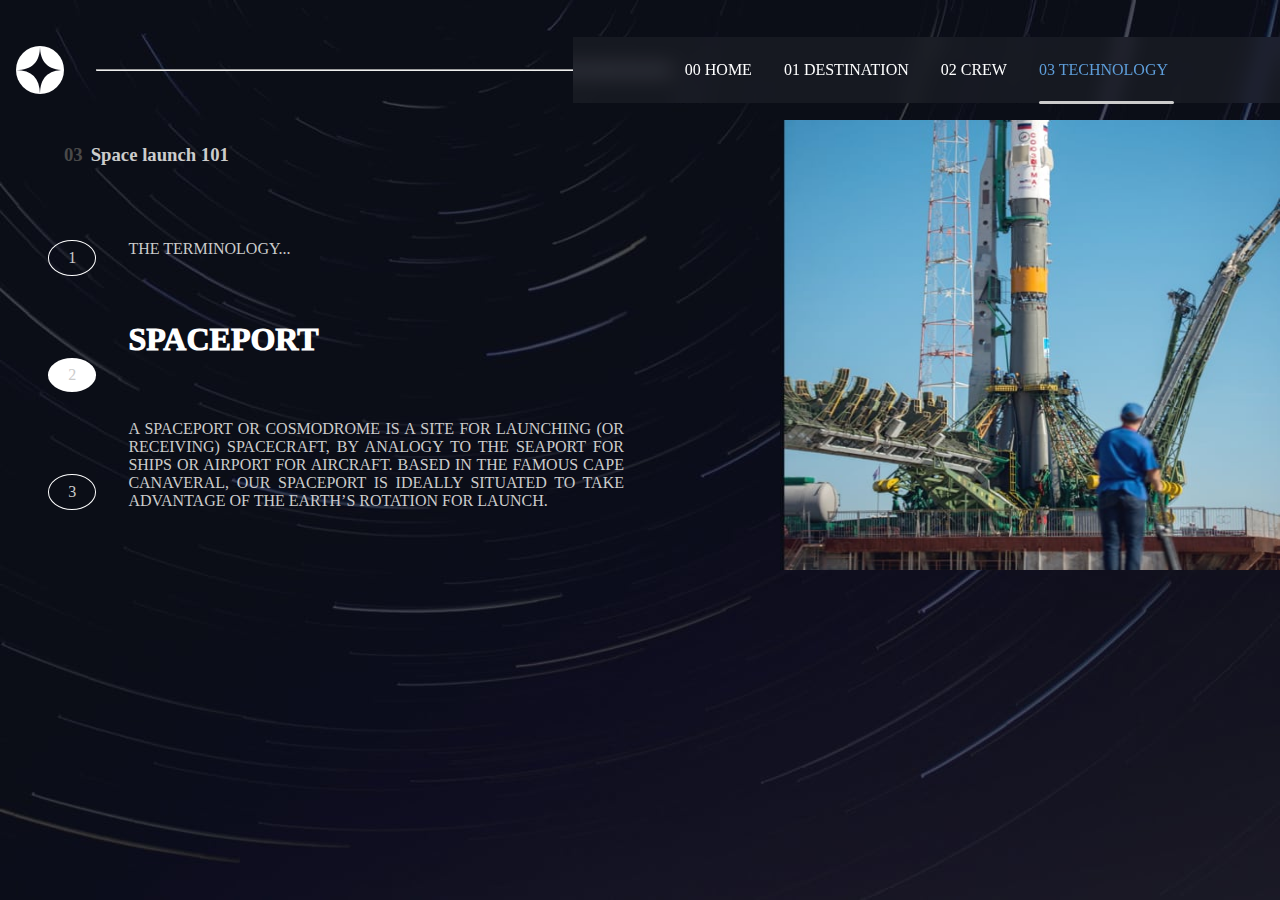
<file: starter-code/technology-spaceport.html>
<!DOCTYPE html>
<html lang="en">

<head>
  <meta charset="UTF-8">
  <meta name="viewport" content="width=device-width, initial-scale=1.0">

  <link rel="icon" type="image/png" sizes="32x32" href="./assets/favicon-32x32.png">
<link rel="stylesheet" href="assets\styles\style-tech3.css">
  <title>Frontend Mentor | Space tourism website</title>
</head>

<body>


  <header id="header">
    <nav id="nav-bar">
      <div id="icon"> <img src="assets\shared\logo.svg" alt="logo" /></div>
      <div id="hr">
        <hr>
      </div>
      <ul id="nav-ul">
        <li><a href="index.html">00 Home</a></li>
        <li><a href="destination-moon.html">01 Destination</a></li>
        <li><a href="crew-engineer.html">02 Crew</a></li>
        <li class="active"><a href="technology-vehicle.html">03 Technology</a>
        </li>
      </ul>
      <span class="burger"><span></span><span></span><span></span></span>
    </nav>
    <h3 class="title"><span class="num-title">03</span>Space launch 101</h3>
    <main id="main">

      <section class="description">
        <div class="tech-numbers">
          <div class="numb-1"><a href="technology-vehicle.html">1</a></div>
          <div class="numb-2"><a href="technology-spaceport.html">2</a></div>
          <div class="numb-3"><a href="technology-capsule.html">3</a></div>
        </div>
        <div class="infor">
          <h4 class="small">The terminology...</h4>
          <h2 class="tech-name"> Spaceport</h2>
          <p class="more-info"> A spaceport or cosmodrome is a site for launching (or receiving) spacecraft, 
            by analogy to the seaport for ships or airport for aircraft. Based in the 
            famous Cape Canaveral, our spaceport is ideally situated to take advantage 
            of the Earth’s rotation for launch.</p>
        </div>
      </section>
      <section id="the-img"><img
          src="assets/styles/technology/image-spaceport-portrait.jpg"
          alt="tech2"></section>
    </main>
  </header>
  <script src="javascript/script3.js"></script>




  <!-- 00 Home
  01 Destination
  02 Crew
  03 Technology

  03 Space launch 101

  1
  2
  3

  The terminology...
  Spaceport

  A spaceport or cosmodrome is a site for launching (or receiving) spacecraft, 
  by analogy to the seaport for ships or airport for aircraft. Based in the 
  famous Cape Canaveral, our spaceport is ideally situated to take advantage 
  of the Earth’s rotation for launch. -->
</body>

</html>
</file>
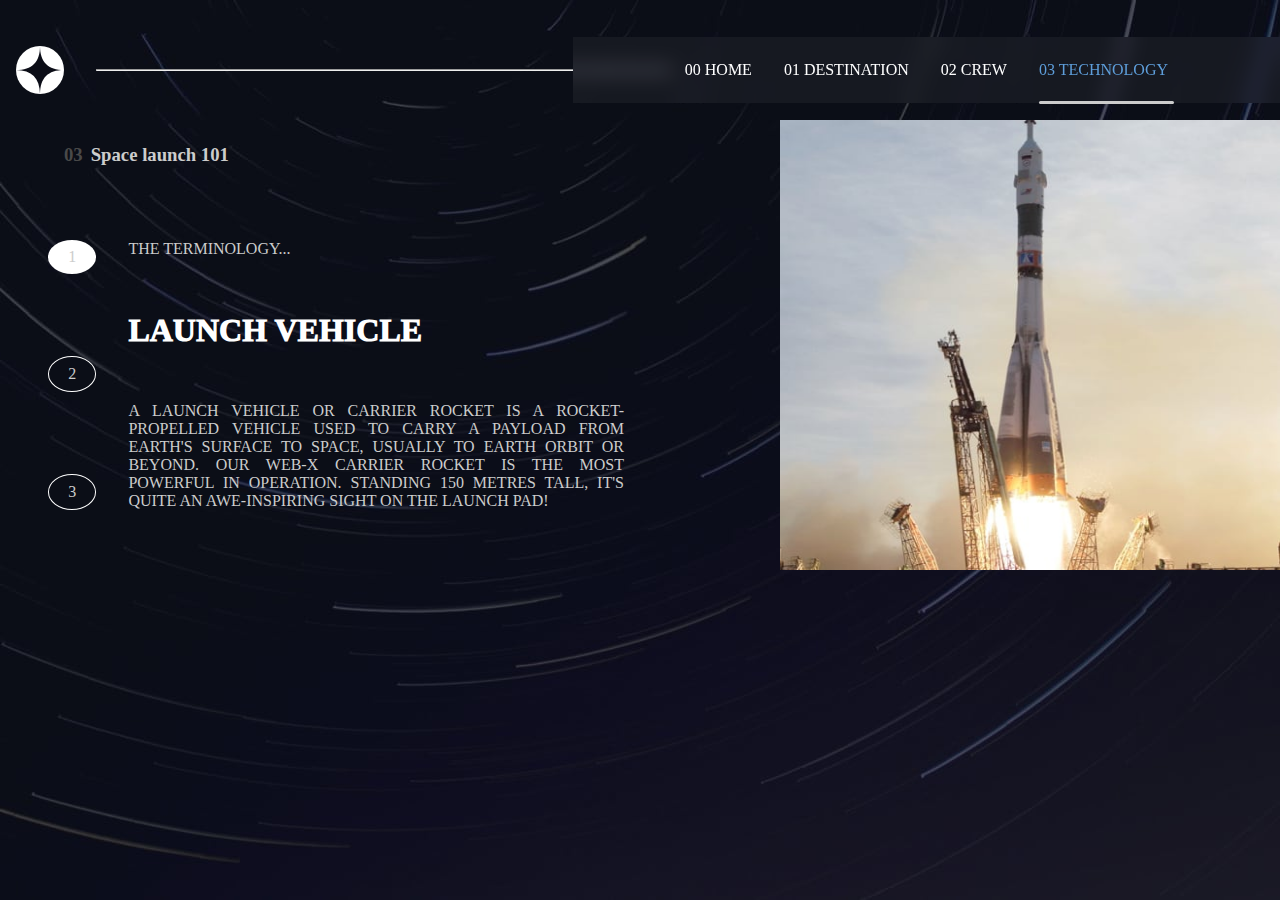
<file: starter-code/technology-vehicle.html>
<!DOCTYPE html>
<html lang="en">

<head>
  <meta charset="UTF-8">
  <meta name="viewport" content="width=device-width, initial-scale=1.0">
  <link rel="icon" type="image/png" sizes="32x32" href="./assets/favicon-32x32.png">
  <link rel="stylesheet" href="assets\styles\style-tech1.css">
  <title>Frontend Mentor | Space tourism website</title>
</head>

<body>
  <header id="header">
    <nav id="nav-bar">
      <div id="icon"> <img src="assets\shared\logo.svg" alt="logo" /></div>
      <div id="hr">
        <hr>
      </div>
      <ul id="nav-ul">
        <li><a href="index.html">00 Home</a></li>
        <li><a href="destination-moon.html">01 Destination</a></li>
        <li><a href="crew-engineer.html">02 Crew</a></li>
        <li class="active"><a href="technology-vehicle.html">03 Technology</a>
        </li>
      </ul>
      <span class="burger"><span></span><span></span><span></span></span>
    </nav>
    <h3 class="title"><span class="num-title">03</span>Space launch 101</h3>
    <main id="main">

      <section class="description">
        <div class="tech-numbers">
          <div class="numb-1"> <a href="technology-vehicle.html">1</a></div>
          <div class="numb-2"><a href="technology-spaceport.html">2</a></div>
          <div class="numb-3"><a href="technology-capsule.html">3</a></div>
        </div>
        <div class="infor">
          <h4 class="small">The terminology...</h4>
          <h2 class="tech-name">Launch vehicle</h2>
          <p class="more-info">A launch vehicle or carrier rocket is a rocket-propelled vehicle used to carry a
            payload from Earth's surface to space, usually to Earth orbit or beyond. Our
            WEB-X carrier rocket is the most powerful in operation. Standing 150 metres tall,
            it's quite an awe-inspiring sight on the launch pad!</p>
        </div>
      </section>
      <section id="the-img"><img
          src="assets\styles\technology\image-launch-vehicle-portrait.jpg"
          alt="tech1"></section>
    </main>
  </header>
  <script src="javascript/script3.js"></script>




  <!-- 
  00 Home
  01 Destination
  02 Crew
  03 Technology

  03 Space launch 101

  1
  2
  3

  The terminology...
  Launch vehicle

  A launch vehicle or carrier rocket is a rocket-propelled vehicle used to carry a 
  payload from Earth's surface to space, usually to Earth orbit or beyond. Our 
  WEB-X carrier rocket is the most powerful in operation. Standing 150 metres tall, 
  it's quite an awe-inspiring sight on the launch pad! -->
</body>

</html>
</file>
<file: starter-code/assets/styles/style22.css>
* {
  box-sizing: border-box;
  margin: 0;
  padding: 0;
  color: rgb(255, 255, 255);
}
.burger {
  display: none;
}
::selection {
  background: rgb(14, 26, 34);
  color: white;
}
#header {
  background: url(crew/background-crew-desktop.jpg);
  height: 100vh;
  min-height: 10vh;
  background-position: center;
  background-size: cover;
}
#Nav-bar {
  display: flex;
  justify-content: space-between;
  position: fixed;
  left: 1em;
  right: 0em;
  top: 2em;
}
.icon {
  padding-top: 0.4em;
}
.hr {
  position: absolute;
  left: 9%;
  top: 1.9em;
  right: 55%;
}
.hr hr {
  border-color: #eee;
}
#Nav-ul {
  display: flex;
  justify-content: space-around;
  background-color: rgba(249, 250, 252, 0.068);
  padding: 0em 7em 0em 7em;
  backdrop-filter: blur(0.2em);
}
#Nav-ul li {
  position: relative;
  list-style: none;
  margin: 1.4em;
}
#Nav-ul li a {
  text-transform: uppercase;
  text-decoration: none;
  padding-bottom: 1.4em;
  width: 100%;
}
li a:hover {
  color: rgb(94, 158, 218);
}

li::after {
  content: " ";
  display: block;
  width: 0%;
  height: 3px;
  position: absolute;
  background-color: rgb(255, 254, 254);
  top: 38px;
  border-radius: 80px;
}

li:hover::after {
  width: 100%;
  transition: linear all 0.5s;
}
@import url("https://fonts.googleapis.com/css2?family=Montserrat:wght@100&display=swap");
#section {
  display: flex;
  justify-content: space-between;
  flex-wrap: wrap;
}
.numb {
  color: #494949;
  font-weight: 900;
  margin-right: 0.5em;
}
.title {
  position: absolute;
  top: 5em;
  left: 5.5em;
  color: #eee;
}
.active{
  color: rgb(94, 158, 218);
}
.active::after{
width: 100%
}
.main1 {
  display: flex;
  flex-direction: column;
  align-self: center;
  text-transform: uppercase;
  margin-left: 9em;
  margin-top: 19%;
  width: 60%;
  font-family: "Montserrat", sans-serif;
}

.title1 {
  font-weight: 1;
  font-weight: 13;
  color: rgba(254, 255, 255, 0.363);
}
.title2 {
  font-size: 3.6em;
  font-weight: 100;
  padding-top: 0.3em;
  padding-bottom: 0.3em;
}
.article {
  width: 61%;
  text-align: justify;
}
#groupcircles {
  display: flex;
  flex-direction: row;
  padding-top: 5em;
}
.circle1 {
  width: 1.2em;
  height: 1.2em;
  
  background-color: rgba(117, 117, 117, 0.5);
  border-radius: 50%;
}
.circle1 a,
.circle2 a,
.circle3 a,
.circle4 a {
  padding: 0em 0.2em 0em 0.34em;
  border-radius: 50%;
}
.circle1 a,
.circle3 a,
.circle4 a {
  color: rgba(255, 255, 255, 0);
}

.circle2,
.circle3,
.circle4 {
  width: 1.2em;
  height: 1.2em;
  background-color: rgba(117, 117, 117, 0.5);
  border-radius: 50%;
  margin-right: 2em;
}.circle2{
  background-color: rgb(255, 255, 255);
}
#section img {
  width: 23em;
  height: 28em;
  position: relative;
  top: 11em;
  right: 2em;
}

@media (max-width: 1280px) and (min-width: 700px) {
  header {
    height: 100vh;
  }
  .hr {
    display: none;
  }
  #Nav-ul {
    padding: 1em 1em 1em 1em;
  }
  #section {
    display: grid;
    place-items: center;
  }

  #groupcircles {
    padding-top: 1em;
  }
  .title {
    left: 1em;
    top: 6em;
  }
  li::after {
    top: 55px;
  }
  .icon {
    padding-top: 2em;
  }
  .article {
    width: 80%;
    text-align: center;
    text-transform: capitalize;
  }
  .main1 {
    font-size: 100%;
    align-items: center;
    margin-left: 0em;
    margin-top: 12em;
    width: 100%;
  }
  #Nav-bar {
    top: 0;
  }
  .img1 {
    bottom: 0%;
    position: absolute;
  }
  #section img {
    position: static;
    width: 90%;
    height: 100%;
  }
}
@media (max-width: 699px) {
  #Nav-ul {
    justify-content: unset;
    flex-direction: column;
    padding: 0;
    position: absolute;
    top: 0%;
    width: 0%;
    height: 0%;
    right: 0;
    align-items: center;
    overflow: hidden;
    transition: all 0.6s;
  }
  #Nav-bar {
    top: 0;
    right: 0;
    left: 0;
  }
  .title {
    position: relative;
    left: 1em;
  }
  .icon {
    padding-top: 1em;
    position: relative;
  }
  .burger span {
    width: 100%;
    background: rgba(0, 0, 0, 0.933);
    height: 4px;
    transition: all 0.4s;
  }
  .openYourMenu #Nav-ul {
    width: 100% !important;
    height: 270px !important;
    padding: 1em !important;
  }
  .burger {
    position: absolute;
    z-index: 99;
    overflow: hidden;
    width: 50px;
    height: 50px;
    background: rgba(255, 254, 254, 0.933);
    display: flex;
    cursor: pointer;
    flex-wrap: wrap;
    padding: 8px;
    right: 8px;
    top: 1em;
  }
  .openYourMenu .burger span:nth-of-type(1) {
    transform: rotate(-44deg) translate(-11px, 13px);
  }
  .openYourMenu .burger span:nth-of-type(2) {
    transform: translateX(-30px);
    opacity: 0;
  }
  .openYourMenu .burger span:nth-of-type(3) {
    transform: rotate(45deg) translate(-4px, -5px);
  }
  .hr {
    display: none;
  }
  .title {
    position: static;
    padding-top: 4em;
    padding-left: 12px;
  }
  #section {
    flex-direction: column-reverse;
    align-items: center;
  }
  .main1 {
    font-size: 90%;
    text-align: center;
    margin-left: 0;
    margin-top: 8%;
    align-items: center;
    width: 100%;
  }
  .title2 {
    font-size: 250%;
  }
  .article {
    width: 90%;
  }
  #groupcircles {
    padding-top: 1.5em;
  }
  .img1 {
    width: auto;
    max-width: 300px;
    height: 30vh;
    margin-top: 5vw;
  }
  #section img {
    position: static;
    width: 100%;
    height: 100%;
  }
}

@media (orientation: landscape) and (max-width: 1280px) and (min-width: 700px) {
  #header{
    height: 100vh;
  }
  .main1{
  
    font-size:70%
  }
  #section{
    justify-content: unset;
  }
  .img1 {
    bottom: 0%;
    width: auto;
    position: absolute;
height: 43vh;
  }
  #section img {
    position: static;
    width: 100%;
    height: 100%;
  }

 
}

@media (max-width: 699px) and (orientation: landscape) {
  #header {
    height: unset;
  }
  .img1 {
    height: 70vh;
    margin-top: 0%;
  }
  .main1{
    padding-bottom: 1em;
    margin-top: 4em;
  }

}
</file>
<file: starter-code/assets/styles/styleEn1.css>
* {
  box-sizing: border-box;
  margin: 0;
  padding: 0;
  color: rgb(255, 255, 255);
}
.burger {
  display: none;
}
::selection {
  background: rgb(14, 26, 34);
  color: white;
}
#header {
  background: url(crew/background-crew-desktop.jpg);
  height: 100vh;
  min-height: 10vh;
  background-position: center;
  background-size: cover;
}
#Nav-bar {
  display: flex;
  justify-content: space-between;
  position: fixed;
  left: 1em;
  right: 0em;
  top: 2em;
}
.icon {
  padding-top: 0.4em;
}
.hr {
  position: absolute;
  left: 9%;
  top: 1.9em;
  right: 55%;
}
.hr hr {
  border-color: #eee;
}
.active {
  color: rgb(94, 158, 218);
}
.active::after {
  width: 100%;
}
#Nav-ul {
  display: flex;
  justify-content: space-around;
  background-color: rgba(249, 250, 252, 0.068);
  padding: 0em 7em 0em 7em;
  backdrop-filter: blur(0.2em);
}
#Nav-ul li {
  position: relative;
  list-style: none;
  margin: 1.4em;
}
#Nav-ul li a {
  text-transform: uppercase;
  text-decoration: none;
  padding-bottom: 1.4em;
  width: 100%;
}
li a:hover {
  color: rgb(94, 158, 218);
}

li::after {
  content: "";
  display: block;
  width: 0%;
  height: 3px;
  position: absolute;
  background-color: rgb(255, 254, 254);
  top: 38px;
  border-radius: 80px;
}

li:hover::after {
  width: 100%;
  transition: linear all 0.5s;
}
@import url("https://fonts.googleapis.com/css2?family=Montserrat:wght@100&display=swap");
#section {
  display: flex;
  justify-content: space-between;
  flex-wrap: wrap;
}
.numb {
  color: #494949;
  font-weight: 900;
  margin-right: 0.5em;
}
.title {
  position: absolute;
  top: 5em;
  left: 5.5em;
  color: #eee;
}
.main1 {
  display: flex;
  flex-direction: column;
  align-self: center;
  text-transform: uppercase;
  margin-left: 9em;
  margin-top: 19%;
  width: 60%;
  font-family: "Montserrat", sans-serif;
}

.title1 {
  font-weight: 1;
  font-weight: 13;
  color: rgba(254, 255, 255, 0.363);
}
.title2 {
  font-size: 3.6em;
  font-weight: 100;
  padding-top: 0.3em;
  padding-bottom: 0.3em;
}
.article {
  width: 61%;
  text-align: justify;
}
#groupcircles {
  display: flex;
  flex-direction: row;
  padding-top: 5em;
}
.circle1 {
  width: 1.2em;
  height: 1.2em;
  background-color: rgb(255, 255, 255);
  border-radius: 50%;
}
.circle1 a,
.circle2 a,
.circle3 a,
.circle4 a {
  padding: 0em 0.2em 0em 0.34em;
  border-radius: 50%;
}
.circle2 a,
.circle3 a,
.circle4 a {
  color: rgba(255, 255, 255, 0);
}
.circle2,
.circle3,
.circle4 {
  width: 1.2em;
  height: 1.2em;
  background-color: rgba(117, 117, 117, 0.5);
  border-radius: 50%;
  margin-right: 2em;
}
#section img {
  width: 23em;
  height: 28em;
  position: relative;
  top: 11em;
  right: 2em;
}

@media (max-width: 1280px) and (min-width: 700px) {
  header {
    height: 100vh;
  }
  .hr {
    display: none;
  }
  #Nav-ul {
    padding: 1em 1em 1em 1em;
  }
  #section {
    display: grid;
    place-items: center;
  }

  #groupcircles {
    padding-top: 1em;
  }
  .title {
    left: 1em;
    top: 6em;
  }
  li::after {
    top: 55px;
  }
  .icon {
    padding-top: 2em;
  }
  .article {
    width: 80%;
    text-align: center;
    text-transform: capitalize;
  }
  .main1 {
    font-size: 100%;
    align-items: center;
    margin-left: 0em;
    margin-top: 12em;
    width: 100%;
  }
  #Nav-bar {
    top: 0;
  }
  .img1 {
    bottom: 0%;
    position: absolute;
  }
  #section img {
    position: static;
    width: 100%;
    height: 100%;
  }
}
@media (max-width: 699px) {
  #Nav-ul {
    justify-content: unset;
    flex-direction: column;
    padding: 0;
    position: absolute;
    top: 0%;
    width: 0%;
    height: 0%;
    right: 0;
    align-items: center;
    overflow: hidden;
    transition: all 0.6s;
  }
  #Nav-bar {
    top: 0;
    right: 0;
    left: 0;
  }
  .title {
    position: relative;
    left: 1em;
  }
  .icon {
    padding-top: 1em;
    position: relative;
  }
  .burger span {
    width: 100%;
    background: rgba(0, 0, 0, 0.933);
    height: 4px;
    transition: all 0.4s;
  }
  .openYourMenu #Nav-ul {
    width: 100% !important;
    height: 270px !important;
    padding: 1em !important;
  }
  .burger {
    position: absolute;
    z-index: 99;
    overflow: hidden;
    width: 50px;
    height: 50px;
    background: rgba(255, 254, 254, 0.933);
    display: flex;
    cursor: pointer;
    flex-wrap: wrap;
    padding: 8px;
    right: 8px;
    top: 1em;
  }
  .openYourMenu .burger span:nth-of-type(1) {
    transform: rotate(-44deg) translate(-11px, 13px);
  }
  .openYourMenu .burger span:nth-of-type(2) {
    transform: translateX(-30px);
    opacity: 0;
  }
  .openYourMenu .burger span:nth-of-type(3) {
    transform: rotate(45deg) translate(-4px, -5px);
  }
  .hr {
    display: none;
  }
  .title {
    position: static;
    padding-top: 4em;
    padding-left: 12px;
  }
  #section {
    flex-direction: column-reverse;
    align-items: center;
  }
  .main1 {
    font-size: 90%;
    text-align: center;
    margin-left: 0;
    margin-top: 8%;
    align-items: center;
    width: 100%;
  }
  .title2 {
    font-size: 250%;
  }
  .article {
    width: 90%;
  }
  #groupcircles {
    padding-top: 1.5em;
  }
  .img1 {
    width: auto;
    max-width: 300px;
    height: 30vh;
    margin-top: 5vw;
  }
  #section img {
    position: static;
    width: 100%;
    height: 100%;
  }
}

@media (orientation: landscape) and (max-width: 1280px) and (min-width: 700px) {
  #header{
    height: 100vh;
  }
  .main1{
  
    font-size:70%
  }
  #section{
    justify-content: unset;
  }
  .img1 {
    bottom: 0%;
    width: auto;
    position: absolute;
height: 43vh;
  }
  #section img {
    position: static;
    width: 100%;
    height: 100%;
  }

 
}

@media (max-width: 699px) and (orientation: landscape) {
  #header {
    height: unset;
  }
  .img1 {
    height: 70vh;
    margin-top: 0%;
  }
  .main1{
    padding-bottom: 1em;
    margin-top: 4em;
  }

}
</file>
<file: starter-code/assets/styles/style24.css>
* {
  box-sizing: border-box;
  margin: 0;
  padding: 0;
  color: rgb(255, 255, 255);
}
.burger {
  display: none;
}
::selection {
  background: rgb(14, 26, 34);
  color: white;
}
.active{
  color: rgb(94, 158, 218);
}
.active::after{
width: 100%
}
#header {
  background: url(crew/background-crew-desktop.jpg);
  height: 100vh;
  min-height: 10vh;
  background-position: center;
  background-size: cover;
}
#Nav-bar {
  display: flex;
  justify-content: space-between;
  position: fixed;
  left: 1em;
  right: 0em;
  top: 2em;
}
.icon {
  padding-top: 0.4em;
}
.hr {
  position: absolute;
  left: 9%;
  top: 1.9em;
  right: 55%;
}
.hr hr {
  border-color: #eee;
}
#Nav-ul {
  display: flex;
  justify-content: space-around;
  background-color: rgba(249, 250, 252, 0.068);
  padding: 0em 7em 0em 7em;
  backdrop-filter: blur(0.2em);
}
#Nav-ul li {
  position: relative;
  list-style: none;
  margin: 1.4em;
}
#Nav-ul li a {
  text-transform: uppercase;
  text-decoration: none;
  padding-bottom: 1.4em;
  width: 100%;
}
li a:hover {
  color: rgb(94, 158, 218);
}

li::after {
  content: " ";
  display: block;
  width: 0%;
  height: 3px;
  position: absolute;
  background-color: rgb(255, 254, 254);
  top: 38px;
  border-radius: 80px;
}

li:hover::after {
  width: 100%;
  transition: linear all 0.5s;
}
@import url("https://fonts.googleapis.com/css2?family=Montserrat:wght@100&display=swap");
#section {
  display: flex;
  justify-content: space-between;
  flex-wrap: wrap;
}
.numb {
  color: #494949;
  font-weight: 900;
  margin-right: 0.5em;
}
.title {
  position: absolute;
  top: 5em;
  left: 5.5em;
  color: #eee;
}
.main1 {
  display: flex;
  flex-direction: column;
  align-self: center;
  text-transform: uppercase;
  margin-left: 9em;
  margin-top: 19%;
  width: 60%;
  font-family: "Montserrat", sans-serif;
}

.title1 {
  font-weight: 1;
  font-weight: 13;
  color: rgba(254, 255, 255, 0.363);
}
.title2 {
  font-size: 3.6em;
  font-weight: 100;
  padding-top: 0.3em;
  padding-bottom: 0.3em;
}
.article {
  width: 61%;
  text-align: justify;
}
#groupcircles {
  display: flex;
  flex-direction: row;
  padding-top: 5em;
}
.circle1 {
  width: 1.2em;
  height: 1.2em;
  background-color: rgba(117, 117, 117, 0.5);

  border-radius: 50%;
}
.circle1 a,
.circle2 a,
.circle3 a,
.circle4 a {
  padding: 0em 0.2em 0em 0.34em;
  border-radius: 50%;
}
.circle2 a,
.circle3 a,
.circle1 a {
  color: rgba(255, 255, 255, 0);
}
.circle2,
.circle3,
.circle4 {
  width: 1.2em;
  height: 1.2em;
  background-color: rgba(117, 117, 117, 0.5);
  border-radius: 50%;
  margin-right: 2em;
}
.circle4{
  background: #fff;
}
#section img {
  width: 23em;
  height: 28em;
  position: relative;
  top: 11em;
  right: 2em;
}

@media (max-width: 1280px) and (min-width: 700px) {
  header {
    height: 100vh;
  }
  .hr {
    display: none;
  }
  #Nav-ul {
    padding: 1em 1em 1em 1em;
  }
  #section {
    display: grid;
    place-items: center;
  }

  #groupcircles {
    padding-top: 1em;
  }
  .title {
    left: 1em;
    top: 6em;
  }
  li::after {
    top: 55px;
  }
  .icon {
    padding-top: 2em;
  }
  .article {
    width: 80%;
    text-align: center;
    text-transform: capitalize;
  }
  .main1 {
    font-size: 100%;
    align-items: center;
    margin-left: 0em;
    margin-top: 12em;
    width: 100%;
  }
  #Nav-bar {
    top: 0;
  }
  .img1 {
    bottom: 0%;
    position: absolute;
  }
  #section img {
    position: static;
    width: 90%;
    height: 100%;
  }
}
@media (max-width: 699px) {
  #Nav-ul {
    justify-content: unset;
    flex-direction: column;
    padding: 0;
    position: absolute;
    top: 0%;
    width: 0%;
    height: 0%;
    right: 0;
    align-items: center;
    overflow: hidden;
    transition: all 0.6s;
  }
  #Nav-bar {
    top: 0;
    right: 0;
    left: 0;
  }
  .title {
    position: relative;
    left: 1em;
  }
  .icon {
    padding-top: 1em;
    position: relative;
  }
  .burger span {
    width: 100%;
    background: rgba(253, 251, 251, 0.933);
    height: 4px;
    transition: all 0.4s;
  }
  .openYourMenu #Nav-ul {
    width: 100% !important;
    height: 270px !important;
    padding: 1em !important;
  }
  .burger {
    position: absolute;
    z-index: 99;
    overflow: hidden;
    width: 50px;
    height: 50px;
    background: transparent;
    display: flex;
    cursor: pointer;
    flex-wrap: wrap;
    padding: 8px;
    right: 8px;
    top: 1em;
  }
  .openYourMenu .burger span:nth-of-type(1) {
    transform: rotate(-44deg) translate(-11px, 13px);
  }
  .openYourMenu .burger span:nth-of-type(2) {
    transform: translateX(-30px);
    opacity: 0;
  }
  .openYourMenu .burger span:nth-of-type(3) {
    transform: rotate(45deg) translate(-4px, -5px);
  }
  .hr {
    display: none;
  }
  .title {
    position: static;
    padding-top: 4em;
    padding-left: 12px;
  }
  #section {
    flex-direction: column-reverse;
    align-items: center;
  }
  .main1 {
    font-size: 90%;
    text-align: center;
    margin-left: 0;
    margin-top: 8%;
    align-items: center;
    width: 100%;
  }
  .title2 {
    font-size: 250%;
  }
  .article {
    width: 90%;
  }
  #groupcircles {
    padding-top: 1.5em;
  }
  .img1 {
    width: auto;
    max-width: 300px;
    height: 30vh;
    margin-top: 5vw;
  }
  #section img {
    position: static;
    width: 100%;
    height: 100%;
  }
}

@media (orientation: landscape) and (max-width: 1280px) and (min-width: 700px) {
  #header{
    height: 100vh;
  }
  .main1{
  
    font-size:70%
  }
  #section{
    justify-content: unset;
  }
  .img1 {
    bottom: 0%;
    width: auto;
    position: absolute;
height: 43vh;
  }
  #section img {
    position: static;
    width: 100%;
    height: 100%;
  }

 
}

@media (max-width: 699px) and (orientation: landscape) {
  #header {
    height: unset;
  }
  .img1 {
    height: 70vh;
    margin-top: 0%;
  }
  .main1{
    padding-bottom: 1em;
    margin-top: 4em;
  }

}
</file>
<file: starter-code/assets/styles/style23.css>
* {
    box-sizing: border-box;
    margin: 0;
    padding: 0;
    color: rgb(255, 255, 255);
  }
  .burger {
    display: none;
  }
  ::selection {
    background: rgb(14, 26, 34);
    color: white;
  }
  .active{
    color: rgb(94, 158, 218);
  }
  .active::after{
  width: 100%
  }
  #header {
    background: url(crew/background-crew-desktop.jpg);
    height: 100vh;
    min-height: 10vh;
    background-position: center;
    background-size: cover;
  }
  #Nav-bar {
    display: flex;
    justify-content: space-between;
    position: fixed;
    left: 1em;
    right: 0em;
    top: 2em;
  }
  .icon {
    padding-top: 0.4em;
  }
  .hr {
    position: absolute;
    left: 9%;
    top: 1.9em;
    right: 55%;
  }
  .hr hr {
    border-color: #eee;
  }
  #Nav-ul {
    display: flex;
    justify-content: space-around;
    background-color: rgba(249, 250, 252, 0.068);
    padding: 0em 7em 0em 7em;
    backdrop-filter: blur(0.2em);
  }
  #Nav-ul li {
    position: relative;
    list-style: none;
    margin: 1.4em;
  }
  #Nav-ul li a {
    text-transform: uppercase;
    text-decoration: none;
    padding-bottom: 1.4em;
    width: 100%;
  }
  li a:hover {
    color: rgb(94, 158, 218);
  }
  
  li::after {
    content: " ";
    display: block;
    width: 0%;
    height: 3px;
    position: absolute;
    background-color: rgb(255, 254, 254);
    top: 38px;
    border-radius: 80px;
  }
  
  li:hover::after {
    width: 100%;
    transition: linear all 0.5s;
  }
  @import url("https://fonts.googleapis.com/css2?family=Montserrat:wght@100&display=swap");
  #section {
    display: flex;
    justify-content: space-between;
    flex-wrap: wrap;
  }
  .numb {
    color: #494949;
    font-weight: 900;
    margin-right: 0.5em;
  }
  .title {
    position: absolute;
    top: 5em;
    left: 5.5em;
    color: #eee;
  }
  .main1 {
    display: flex;
    flex-direction: column;
    align-self: center;
    text-transform: uppercase;
    margin-left: 9em;
    margin-top: 19%;
    width: 60%;
    font-family: "Montserrat", sans-serif;
  }
  
  .title1 {
    font-weight: 1;
    font-weight: 13;
    color: rgba(254, 255, 255, 0.363);
  }
  .title2 {
    font-size: 3.6em;
    font-weight: 100;
    padding-top: 0.3em;
    padding-bottom: 0.3em;
  }
  .article {
    width: 61%;
    text-align: justify;
  }
  #groupcircles {
    display: flex;
    flex-direction: row;
    padding-top: 5em;
  }
  .circle1 {
    width: 1.2em;
    height: 1.2em;
    background-color: rgba(117, 117, 117, 0.5);
    border-radius: 50%;
  }
  .circle1 a,
  .circle2 a,
  .circle3 a,
  .circle4 a {
    padding: 0em 0.2em 0em 0.34em;
    border-radius: 50%;
  }
  .circle2 a,
  .circle1 a,
  .circle4 a {
    color: rgba(255, 255, 255, 0);
  }
  .circle2,
  .circle3,
  .circle4 {
    width: 1.2em;
    height: 1.2em;
    background-color: rgba(117, 117, 117, 0.5);
    border-radius: 50%;
    margin-right: 2em;
  } .circle3{
    background-color: rgb(255, 255, 255);
  }
  #section img {
    width: 23em;
    height: 28em;
    position: relative;
    top: 11em;
    right: 2em;
  }
  
  @media (max-width: 1280px) and (min-width: 700px) {
    header {
      height: 100vh;
    }
    .hr {
      display: none;
    }
    #Nav-ul {
      padding: 1em 1em 1em 1em;
    }
    #section {
      display: grid;
      place-items: center;
    }
  
    #groupcircles {
      padding-top: 1em;
    }
    .title {
      left: 1em;
      top: 6em;
    }
    li::after {
      top: 55px;
    }
    .icon {
      padding-top: 2em;
    }
    .article {
      width: 80%;
      text-align: center;
      text-transform: capitalize;
    }
    .main1 {
      font-size: 100%;
      align-items: center;
      margin-left: 0em;
      margin-top: 12em;
      width: 100%;
    }
    #Nav-bar {
      top: 0;
    }
    .img1 {
      bottom: 0%;
      position: absolute;
    }
    #section img {
      position: static;
      width: 90%;
      height: 100%;
    }
  }
  @media (max-width: 699px) {
    #Nav-ul {
      justify-content: unset;
      flex-direction: column;
      padding: 0;
      position: absolute;
      top: 0%;
      width: 0%;
      height: 0%;
      right: 0;
      align-items: center;
      overflow: hidden;
      transition: all 0.6s;
    }
    #Nav-bar {
      top: 0;
      right: 0;
      left: 0;
    }
    .title {
      position: relative;
      left: 1em;
    }
    .icon {
      padding-top: 1em;
      position: relative;
    }
    .burger span {
      width: 100%;
      background: rgba(0, 0, 0, 0.933);
      height: 4px;
      transition: all 0.4s;
    }
    .openYourMenu #Nav-ul {
      width: 100% !important;
      height: 270px !important;
      padding: 1em !important;
    }
    .burger {
      position: absolute;
      z-index: 99;
      overflow: hidden;
      width: 50px;
      height: 50px;
      background: rgba(255, 254, 254, 0.933);
      display: flex;
      cursor: pointer;
      flex-wrap: wrap;
      padding: 8px;
      right: 8px;
      top: 1em;
    }
    .openYourMenu .burger span:nth-of-type(1) {
      transform: rotate(-44deg) translate(-11px, 13px);
    }
    .openYourMenu .burger span:nth-of-type(2) {
      transform: translateX(-30px);
      opacity: 0;
    }
    .openYourMenu .burger span:nth-of-type(3) {
      transform: rotate(45deg) translate(-4px, -5px);
    }
    .hr {
      display: none;
    }
    .title {
      position: static;
      padding-top: 4em;
      padding-left: 12px;
    }
    #section {
      flex-direction: column-reverse;
      align-items: center;
    }
    .main1 {
      font-size: 90%;
      text-align: center;
      margin-left: 0;
      margin-top: 8%;
      align-items: center;
      width: 100%;
    }
    .title2 {
      font-size: 250%;
    }
    .article {
      width: 90%;
    }
    #groupcircles {
      padding-top: 1.5em;
    }
    .img1 {
      width: auto;
      max-width: 300px;
      height: 30vh;
      margin-top: 5vw;
    }
    #section img {
      position: static;
      width: 100%;
      height: 100%;
    }
  }
  
  @media (orientation: landscape) and (max-width: 1280px) and (min-width: 700px) {
    #header{
      height: 100vh;
    }
    .main1{
    
      font-size:70%
    }
    #section{
      justify-content: unset;
    }
    .img1 {
      bottom: 0%;
      width: auto;
      position: absolute;
  height: 43vh;
    }
    #section img {
      position: static;
      width: 100%;
      height: 100%;
    }
  
   
  }
  
  @media (max-width: 699px) and (orientation: landscape) {
    #header {
      height: unset;
    }
    .img1 {
      height: 70vh;
      margin-top: 0%;
    }
    .main1{
      padding-bottom: 1em;
      margin-top: 4em;
    }
  
  }
</file>
<file: starter-code/assets/styles/style4.css>
* {
  box-sizing: border-box;
  margin: 0;
  padding: 0;
  color: rgba(255, 255, 255, 0.933);
}
::selection{
  background: rgb(190, 0, 0);
color: white
}
html {
  margin: 0;
  padding: 0;
}
li a {
  text-decoration: none;
  text-transform: uppercase;
}
.burger {
  display: none;
}
.header {
  background: url(destination/background-destination-desktop.jpg);
  min-height: 100vh;
  background-size: cover;
  background-position: center;
}
.nav-bar {
  display: flex;
  justify-content: space-between;
  position: fixed;
  left: 0;
  right: 0;
  top: 30px;
}
.icon {
  position: relative;
  left: 4em;
  top: 0.3em;
}
hr {
  width: 32em;
  position: relative;
  left: 5em;
  top: 1.9em;
  border-color: rgba(255, 255, 255, 0.63);
}
#nav-list {
  display: flex;
  justify-content: space-around;
  list-style: none;
  background: rgba(255, 255, 255, 0.034);
  backdrop-filter: blur(3px);
  padding: 0.5em 9.5em 0.5em 6em;
}
li {
  position: relative;
  margin: 0.8em;
}
li a {
  color: rgb(255, 255, 255);
  padding: 0.4em;
  padding-bottom: 1.5em;
}
li ::after {
  content: " ";
  display: block;
  width: 0%;
  height: 3px;
  border-radius: 80px;
  position: absolute;
  top: 2.3em;
  background-color: rgb(255, 254, 254);
}
li :hover::after {
  width: 98%;
  transition: ease-out all 0.5s;
}
li a:hover {
  color: rgb(94, 158, 218) !important;
}
.active {
  color: rgb(94, 158, 218) !important;
}
.active::after {
  width: 98%;
}
#All {
  display: flex;
  justify-content: space-evenly;
  position: absolute;
  top: 7em;
  left: 10em;
  flex-wrap: wrap;
}
#planet {
  width: 40%;
  margin-right: 7em;
}

.title {
  text-transform: uppercase;
  font-family: "Segoe UI", Tahoma, Geneva, Verdana, sans-serif;
  font-weight: 1;
}
.title .numb {
  color: #494949;
  font-weight: 900;
  margin-right: 0.5em;
}
.moon {
  display: grid;
  place-items: center;
  margin: 60px 0px 0px 100px;
  width: 65%;
}
.moon img {
  width: 20em;
}
#descrption {
  width: 50%;
  display: flex;
  flex-direction: column;
  top: 4em;
  position: relative;
}

#nav-list2 {
  display: flex;
  list-style: none;
  text-decoration: none;
}
#nav-list2 li {
  padding: 1em 0em 0.5em 0em;
  margin: 0.5em 2em 0.5em 0em;
  padding-left: 0%;
  margin-left: 0;
}

#nav-list2 li a {
  padding: 1em 0.3em 1em 0em;
  text-transform: uppercase;
}
#nav-list2 li ::after {
  top: 2.6em;
}
.destination-title {
  font-size: 4em;
  text-transform: uppercase;
  padding: 0.1em 1em 0.3em 0em;
}
#words1 .words {
  width: 65%;
  font-size: 17px;
  text-align: justify;
  padding-bottom: 2em;
  border-bottom: 1px solid rgb(151, 151, 151);
}
#info {
  position: relative;
  top: 1em;
  width: 65%;
  text-transform: uppercase;
  display: flex;
  justify-content: space-around;
}

@media (max-width: 1350px) and (min-width: 700px) {
  .header {
    background: url(destination/background-destination-tablet.jpg);
    background-size: cover;
    background-position: center;
    height: 140vh;
  min-height: 100vh;}
  li a {
    width: 100%;
  }
  .nav-bar {
    display: flex;
    justify-content: space-between;
    position: fixed;
    left: 0;
    right: 0;
    top: 30px;
  }
  #nav-list {
    display: flex;
    justify-content: space-evenly;
    list-style: none;
    padding-left: 1em;
    padding-right: 1em;
    backdrop-filter: blur(0px);
    padding: 0em 0em 0em 0em;
    font-size: 80%;
  }

  .icon {
    left: 10px;
  }
  .hr {
    display: none;
  }
  li {
    position: relative;
    padding: 0.3%;
    font-size: 1.5em;
  }
  .active::after {
    width: 100%;
  }
  #planet {
    width: 31em;
    height: 21em;
    align-items: center;
    margin: 0;
  }
  #All {
    display: flex;
    justify-content: space-evenly;
    position: initial;
    top: 9em;
    left: 0em;
    padding-top:10em;
    flex-direction: column;
    align-items: center;
  }
  .title {
    position: relative;
    font-size: 1.9em;
    position: relative;
    font-size: 1.9em;
    top: -37px;
    left: -74px;

;
  }
  .moon {
    margin: 0px 0px 0px 0px;
    width: 0%;
    position: static;
  }

  #descrption {
    width: auto;
    
    position: static;
  }
  .moon img {
    width: 19em;
  }
  #words1 .words {
    width: 40em;
  }
  #info {
    position: static;
    margin-top: 2em;
    width: 100%;
  }
}
@media screen and (orientation: landscape)  and (max-width: 1350px) and (min-width: 700px){
    *{
      font-size:95%;
    }
    #descrption {
    margin-top: 10em;
    }
    #planet{
      height: 16em;
    }
    #info{
    width: 100%;
    } 
   }
   @media (max-width: 699px) {
    header {
      background: url(destination/background-destination-mobile.jpg);
      height: 100vh;
    }
    .burger span {
      width: 100%;
      background: rgba(0, 0, 0, 0.933);
      height: 4px;
     
    }
    .burger {
      /* z-index: 99; */
      position: absolute;
      z-index: 99;
      overflow: hidden;
      width: 50px;
      height: 50px;
      background: rgba(255, 254, 254, 0.933);
      display: flex;
      cursor: pointer;
      flex-wrap: wrap;
      padding: 8px;
      right: 8px;
      top:1em;
    }.burger span{
      transition: all .4s;
  
    }.openYourMenu .burger span:nth-of-type(1) {
      transform: rotate(-44deg) translate(-11px, 13px);
    }.openYourMenu .burger span:nth-of-type(2) {
      transform: translateX(-30px);
      opacity: 0;
    }.openYourMenu .burger span:nth-of-type(3) {
      transform: rotate(45deg) translate(-4px, -5px);
    }
    .nav-bar {
      flex-direction: column;
      top: 0;;
    }
    .icon {
      position: static;
      margin-left: 12px;
      padding-top: 1em;  
    }
    hr {
      display: none;
    }
    #nav-list {
      position: absolute;
      width: 0px;
      height: 0px;
      overflow:hidden;
      top: 0px;
      right: 0;
      text-align: center;
      padding: 0em;
      flex-direction: column;
      transition: all .5s ease-in-out;
    }.openYourMenu #nav-list{
      width: 100% !important;
      height: 250px !important;
      padding: 1em !important;
    }
  
    #nav-list li a {
      display: block;
      padding: 0.2em 0px;
    }
  
  #planet {
    width: 13em;
    height: 2em;
    align-items: center;
    margin: 0;
  }
  #All {
    display: flex;
    justify-content: space-evenly;
    position: initial;
    top: 9em;
    left: 0em;
    padding-top: 4em;
    flex-direction: column;
    align-items: center;
  }
  .title {
    position: static;
    font-size: 1em;
   
  }
  .moon {
    margin: 0px 0px 0px 0px;
    width: 10%;
    position: static;
  }
  
  #descrption {
    width: auto;
    position: static;
    font-size:13px;
    margin-top: 13em;
  }
  .moon img {
  margin-top: 10px;
    width: 9em;
  }
  #words1 .words {
    width: 15em;
  }
  #info {
    position: static;
    margin-top: .5em;
    width: 100%;
  }
    
  
  }
</file>
<file: starter-code/assets/styles/style2.css>
* {
  box-sizing: border-box;
  margin: 0;
  padding: 0;
  color: rgba(255, 255, 255, 0.933);
}
::selection{
  background: rgb(255, 255, 255);
color: rgb(0, 0, 0)
}
html {
  margin: 0;
  padding: 0;
}
li a {
  text-decoration: none;
  text-transform: uppercase;
}
.burger {
  display: none;
}
.header {
  background: url(destination/background-destination-desktop.jpg);
  min-height: 100vh;
  background-size: cover;
  background-position: center;
}
.nav-bar {
  display: flex;
  justify-content: space-between;
  position: fixed;
  left: 0;
  right: 0;
  top: 30px;
}
.icon {
  position: relative;
  left: 4em;
  top: 0.3em;
}
hr {
  width: 32em;
  position: relative;
  left: 5em;
  top: 1.9em;
  border-color: rgba(255, 255, 255, 0.63);
}
#nav-list {
  display: flex;
  justify-content: space-around;
  list-style: none;
  background: rgba(255, 255, 255, 0.034);
  backdrop-filter: blur(3px);
  padding: 0.5em 9.5em 0.5em 6em;
}
li {
  position: relative;
  margin: 0.8em;
}
li a {
  color: rgb(255, 255, 255);
  padding: 0.4em;
  padding-bottom: 1.5em;
}
li ::after {
  content: " ";
  display: block;
  width: 0%;
  height: 3px;
  border-radius: 80px;
  position: absolute;
  top: 2.3em;
  background-color: rgb(255, 254, 254);
}
li :hover::after {
  width: 98%;
  transition: ease-out all 0.5s;
}
li a:hover {
  color: rgb(94, 158, 218) !important;
}
.active {
  color: rgb(94, 158, 218) !important;
}
.active::after {
  width: 98%;
}
#All {
  display: flex;
  justify-content: space-evenly;
  position: absolute;
  top: 7em;
  left: 10em;
  flex-wrap: wrap;
}
#planet {
  width: 40%;
  margin-right: 7em;
}

.title {
  text-transform: uppercase;
  font-family: "Segoe UI", Tahoma, Geneva, Verdana, sans-serif;
  font-weight: 1;
}
.title .nub {
  color: #494949;
  font-weight: 900;
  margin-right: 0.5em;
}
.moon {
  display: grid;
  place-items: center;
  margin: 60px 0px 0px 100px;
  width: 65%;
}
.moon img {
  width: 20em;
}
#descrption {
  width: 50%;
  display: flex;
  flex-direction: column;
  top: 4em;
  position: relative;
}

#nav-list2 {
  display: flex;
  list-style: none;
  text-decoration: none;
}
#nav-list2 li {
  padding: 1em 0em 0.5em 0em;
  margin: 0.5em 2em 0.5em 0em;
  padding-left: 0%;
  margin-left: 0;
}

#nav-list2 li a {
  padding: 1em 0.3em 1em 0em;
  text-transform: uppercase;
}
#nav-list2 li ::after {
  top: 2.6em;
}
.destination-title {
  font-size: 4em;
  text-transform: uppercase;
  padding: 0.1em 1em 0.3em 0em;
}
#words1 .words {
  width: 65%;
  font-size: 17px;
  text-align: justify;
  padding-bottom: 2em;
  border-bottom: 1px solid rgb(151, 151, 151);
}
#info {
  position: relative;
  top: 1em;
  width: 65%;
  text-transform: uppercase;
  display: flex;
  justify-content: space-around;
}

@media (max-width: 1350px) and (min-width: 700px) {
  .header {
    background: url(destination/background-destination-tablet.jpg);
    background-size: cover;
    background-position: center;
    height: 140vh;
  min-height: 100vh;}
  li a {
    width: 100%;
  }
  .nav-bar {
    display: flex;
    justify-content: space-between;
    position: fixed;
    left: 0;
    right: 0;
    top: 30px;
  }
  #nav-list {
    display: flex;
    justify-content: space-evenly;
    list-style: none;
    padding-left: 1em;
    padding-right: 1em;
    backdrop-filter: blur(0px);
    padding: 0em 0em 0em 0em;
    font-size: 80%;
  }

  .icon {
    left: 10px;
  }
  .hr {
    display: none;
  }
  li {
    position: relative;
    padding: 0.3%;
    font-size: 1.5em;
  }
  .active::after {
    width: 100%;
  }
  #planet {
    width: 31em;
    height: 21em;
    align-items: center;
    margin: 0;
  }
  #All {
    display: flex;
    justify-content: space-evenly;
    position: initial;
    top: 9em;
    left: 0em;
    padding-top:10em;
    flex-direction: column;
    align-items: center;
  }
  .title {
    position: relative;
    font-size: 1.9em;
    position: relative;
    font-size: 1.9em;
    top: -37px;
    left: -74px;

;
  }
  .moon {
    margin: 0px 0px 0px 0px;
    width: 0%;
    position: static;
  }

  #descrption {
    width: auto;
    
    position: static;
  }
  .moon img {
    width: 19em;
  }
  #words1 .words {
    width: 40em;
  }
  #info {
    position: static;
    margin-top: 2em;
    width: 100%;
  }
}
@media screen and (orientation: landscape)  and (max-width: 1350px) and (min-width: 700px){
    *{
      font-size:95%;
    }
    #descrption {
    margin-top: 10em;
    }
    #planet{
      height: 16em;
    }
    #info{
    width: 100%;
    } 
   }
   @media (max-width: 699px) {
    header {
      background: url(destination/background-destination-mobile.jpg);
      height: 100vh;
    }
    .burger span {
      width: 100%;
      background: rgba(0, 0, 0, 0.933);
      height: 4px;
     
    }
    .burger {
      /* z-index: 99; */
      position: absolute;
      z-index: 99;
      overflow: hidden;
      width: 50px;
      height: 50px;
      background: rgba(255, 254, 254, 0.933);
      display: flex;
      cursor: pointer;
      flex-wrap: wrap;
      padding: 8px;
      right: 8px;
      top:1em;
    }.burger span{
      transition: all .4s;
  
    }.openYourMenu .burger span:nth-of-type(1) {
      transform: rotate(-44deg) translate(-11px, 13px);
    }.openYourMenu .burger span:nth-of-type(2) {
      transform: translateX(-30px);
      opacity: 0;
    }.openYourMenu .burger span:nth-of-type(3) {
      transform: rotate(45deg) translate(-4px, -5px);
    }
    .nav-bar {
      flex-direction: column;
      top: 0;;
    }
    .icon {
      position: static;
      margin-left: 12px;
      padding-top: 1em;  
    }
    hr {
      display: none;
    }
    #nav-list {
      position: absolute;
      width: 0px;
      height: 0px;
      overflow:hidden;
      top: 0px;
      right: 0;
      text-align: center;
      padding: 0em;
      flex-direction: column;
      transition: all .5s ease-in-out;
    }.openYourMenu #nav-list{
      width: 100% !important;
      height: 250px !important;
      padding: 1em !important;
    }
  
    #nav-list li a {
      display: block;
      padding: 0.2em 0px;
    }
  
  #planet {
    width: 13em;
    height: 2em;
    align-items: center;
    margin: 0;
  }
  #All {
    display: flex;
    justify-content: space-evenly;
    position: initial;
    top: 9em;
    left: 0em;
    padding-top: 4em;
    flex-direction: column;
    align-items: center;
  }
  .title {
    position: static;
    font-size: 1em;
   
  }
  .moon {
    margin: 0px 0px 0px 0px;
    width: 10%;
    position: static;
  }
  
  #descrption {
    width: auto;
    position: static;
    font-size:13px;
    margin-top: 13em;
  }
  .moon img {
  margin-top: 10px;
    width: 9em;
  }
  #words1 .words {
    width: 15em;
  }
  #info {
    position: static;
    margin-top: .5em;
    width: 100%;
  }
    
  
  }
</file>
<file: starter-code/assets/styles/style5.css>
* {
  box-sizing: border-box;
  margin: 0;
  padding: 0;
  color: rgba(255, 255, 255, 0.933);
}
::selection{
  background: rgb(235, 97, 5);
color: white
}
html {
  margin: 0;
  padding: 0;
}
li a {
  text-decoration: none;
  text-transform: uppercase;
}
.burger {
  display: none;
}
.header {
  background: url(destination/background-destination-desktop.jpg);
  min-height: 100vh;
  background-size: cover;
  background-position: center;
}
.nav-bar {
  display: flex;
  justify-content: space-between;
  position: fixed;
  left: 0;
  right: 0;
  top: 30px;
}
.icon {
  position: relative;
  left: 4em;
  top: 0.3em;
}
hr {
  width: 32em;
  position: relative;
  left: 5em;
  top: 1.9em;
  border-color: rgba(255, 255, 255, 0.63);
}
#nav-list {
  display: flex;
  justify-content: space-around;
  list-style: none;
  background: rgba(255, 255, 255, 0.034);
  backdrop-filter: blur(3px);
  padding: 0.5em 9.5em 0.5em 6em;
}
li {
  position: relative;
  margin: 0.8em;
}
li a {
  color: rgb(255, 255, 255);
  padding: 0.4em;
  padding-bottom: 1.5em;
}
li ::after {
  content: " ";
  display: block;
  width: 0%;
  height: 3px;
  border-radius: 80px;
  position: absolute;
  top: 2.3em;
  background-color: rgb(255, 254, 254);
}
li :hover::after {
  width: 98%;
  transition: ease-out all 0.5s;
}
li a:hover {
  color: rgb(94, 158, 218) !important;
}
.active{
  color: rgb(94, 158, 218) !important;
}
.active::after {
  width: 98%;
}
#All {
  display: flex;
  justify-content: space-evenly;
  position: absolute;
  top: 7em;
  left: 10em;
  flex-wrap: wrap;
}
#planet {
  width: 40%;
  margin-right: 7em;
}

.title {
  text-transform: uppercase;
  font-family: "Segoe UI", Tahoma, Geneva, Verdana, sans-serif;
  font-weight: 1;
}
.title .numb {
  color: #494949;
  font-weight: 900;
  margin-right: 0.5em;
}
.moon {
  display: grid;
  place-items: center;
  margin: 60px 0px 0px 100px;
  width: 65%;
}
.moon img {
  width: 20em;
}
#descrption {
  width: 50%;
  display: flex;
  flex-direction: column;
  top: 4em;
  position: relative;
}

#nav-list2 {
  display: flex;
  list-style: none;
  text-decoration: none;
}
#nav-list2 li {
  padding: 1em 0em 0.5em 0em;
  margin: 0.5em 2em 0.5em 0em;
  padding-left: 0%;
  margin-left: 0;
}

#nav-list2 li a {
  padding: 1em 0.3em 1em 0em;
  text-transform: uppercase;
}
#nav-list2 li ::after {
  top: 2.6em;
}
.destination-title {
  font-size: 4em;
  text-transform: uppercase;
  padding: 0.1em 1em 0.3em 0em;
}
#words1 .words {
  width: 65%;
  font-size: 17px;
  text-align: justify;
  padding-bottom: 2em;
  border-bottom: 1px solid rgb(151, 151, 151);
}
#info {
  position: relative;
  top: 1em;
  width: 65%;
  text-transform: uppercase;
  display: flex;
  justify-content: space-around;
}

@media (max-width: 1350px) and (min-width: 700px) {
  .header {
    background: url(destination/background-destination-tablet.jpg);
    background-size: cover;
    background-position: center;
    height: 140vh;
    min-height: 100vh;
  }
  li a {
    width: 100%;
  }
  .nav-bar {
    display: flex;
    justify-content: space-between;
    position: fixed;
    left: 0;
    right: 0;
    top: 30px;
  }
  #nav-list {
    display: flex;
    justify-content: space-evenly;
    list-style: none;
    padding-left: 1em;
    padding-right: 1em;
    backdrop-filter: blur(0px);
    padding: 0em 0em 0em 0em;
    font-size: 80%;
  }

  .icon {
    left: 10px;
  }
  .hr {
    display: none;
  }
  li {
    position: relative;
    padding: 0.3%;
    font-size: 1.5em;
  }
  .active::after {
    width: 100%;
  }
  #planet {
    width: 31em;
    height: 21em;
    align-items: center;
    margin: 0;
  }
  #All {
    display: flex;
    justify-content: space-evenly;
    position: initial;
    top: 9em;
    left: 0em;
    padding-top: 10em;
    flex-direction: column;
    align-items: center;
  }
  .title {
    position: relative;
    font-size: 1.9em;
    top: -37px;
  }
  .moon {
    margin: 0px 0px 0px 0px;
    width: 0%;
    position: static;
  }

  #descrption {
    width: auto;

    position: static;
  }
  .moon img {
    width: 19em;
  }
  #words1 .words {
    width: 40em;
  }
  #info {
    position: static;
    margin-top: 2em;
    width: 100%;
  }
}
@media screen and (orientation: landscape) and (max-width: 1350px) and (min-width: 700px) {
  * {
    font-size: 95%;
  }
  #descrption {
    margin-top: 10em;
  }
  #planet {
    height: 16em;
  }
  #info {
    width: 100%;
  }
}
@media (max-width: 699px) {
  header {
    background: url(destination/background-destination-mobile.jpg);
    height: 100vh;
  }
  .burger span {
    width: 100%;
    background: rgba(0, 0, 0, 0.933);
    height: 4px;
   
  }
  .burger {
    /* z-index: 99; */
    position: absolute;
    z-index: 99;
    overflow: hidden;
    width: 50px;
    height: 50px;
    background: rgba(255, 254, 254, 0.933);
    display: flex;
    cursor: pointer;
    flex-wrap: wrap;
    padding: 8px;
    right: 8px;
    top:1em;
  }.burger span{
    transition: all .4s;

  }.openYourMenu .burger span:nth-of-type(1) {
    transform: rotate(-44deg) translate(-11px, 13px);
  }.openYourMenu .burger span:nth-of-type(2) {
    transform: translateX(-30px);
    opacity: 0;
  }.openYourMenu .burger span:nth-of-type(3) {
    transform: rotate(45deg) translate(-4px, -5px);
  }
  .nav-bar {
    flex-direction: column;
    top: 0;;
  }
  .icon {
    position: static;
    margin-left: 12px;
    padding-top: 1em;  
  }
  hr {
    display: none;
  }
  #nav-list {
    position: absolute;
    width: 0px;
    height: 0px;
    overflow:hidden;
    top: 0px;
    right: 0;
    text-align: center;
    padding: 0em;
    flex-direction: column;
    transition: all .5s ease-in-out;
  }.openYourMenu #nav-list{
    width: 100% !important;
    height: 250px !important;
    padding: 1em !important;
  }

  #nav-list li a {
    display: block;
    padding: 0.2em 0px;
  }

#planet {
  width: 13em;
  height: 2em;
  align-items: center;
  margin: 0;
}
#All {
  display: flex;
  justify-content: space-evenly;
  position: initial;
  top: 9em;
  left: 0em;
  padding-top: 4em;
  flex-direction: column;
  align-items: center;
}
.title {
  position: static;
  font-size: 1em;
 
}
.moon {
  margin: 0px 0px 0px 0px;
  width: 10%;
  position: static;
}

#descrption {
  width: auto;
  position: static;
  font-size:13px;
  margin-top: 13em;
}
.moon img {
margin-top: 10px;
  width: 9em;
}
#words1 .words {
  width: 15em;
}
#info {
  position: static;
  margin-top: .5em;
  width: 100%;
}
  

}
</file>
